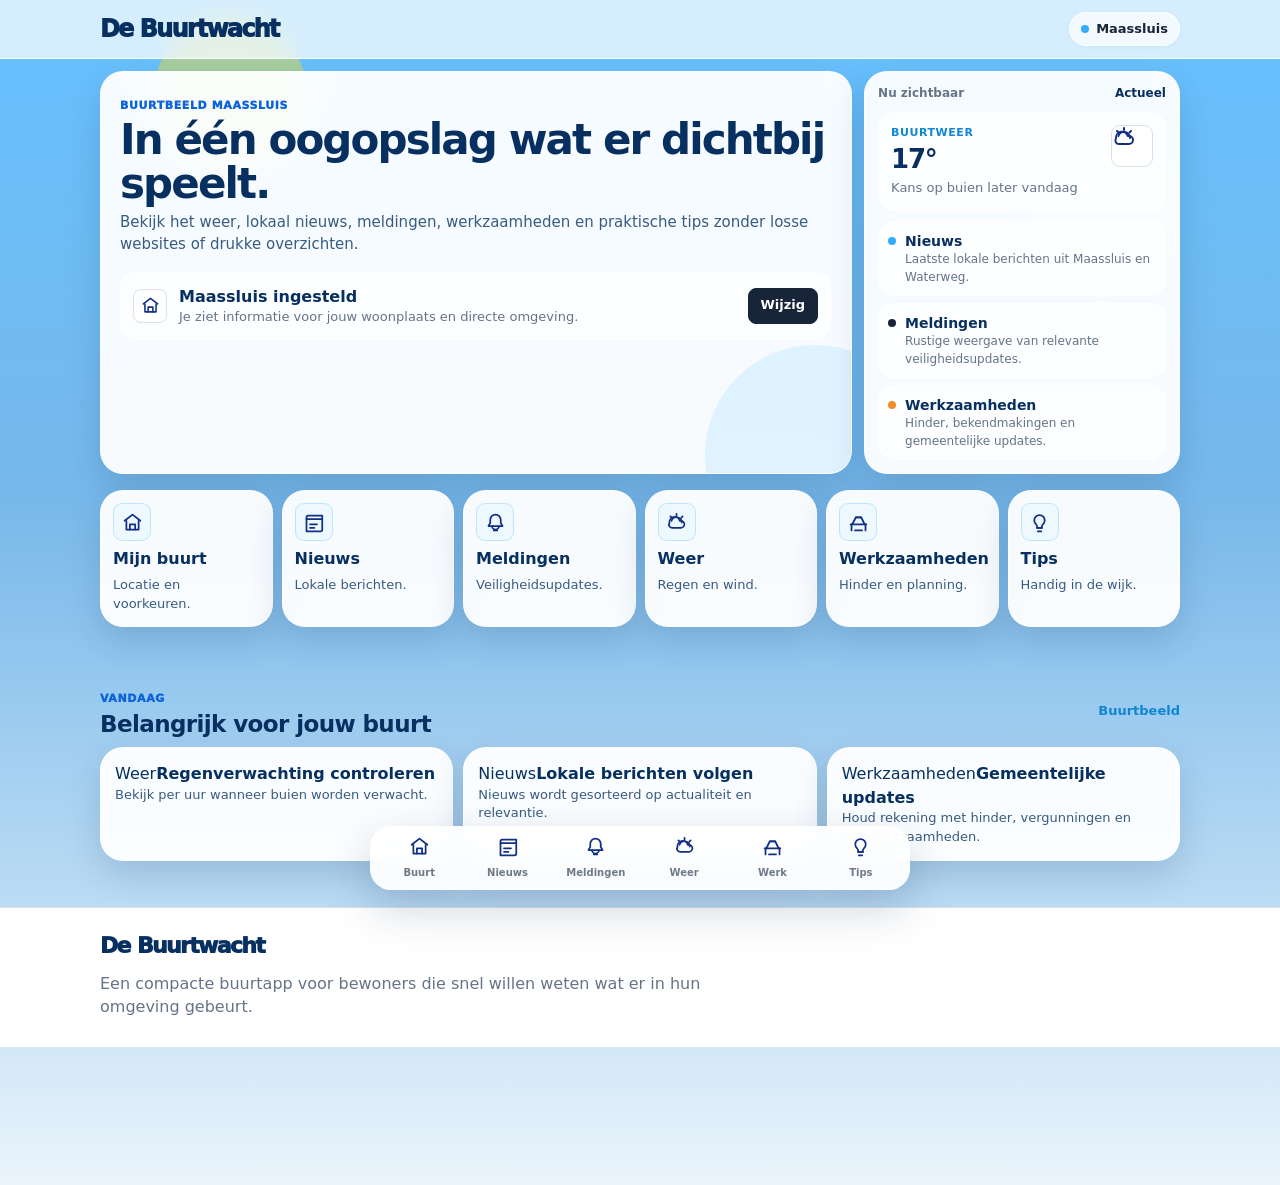
<file: index.html>
<!doctype html>
<html lang="nl">
  <head>
    <meta charset="UTF-8" />
    <meta name="viewport" content="width=device-width, initial-scale=1.0" />
    <meta name="description" content="De Buurtwacht toont weer, nieuws, meldingen, werkzaamheden en praktische informatie voor jouw buurt." />
    <title>De Buurtwacht - Actueel in jouw buurt</title>
    <link rel="stylesheet" href="styles.css?v=20260617-clean-1" />
    <link rel="stylesheet" href="clean-ui.css?v=20260617-clean-1" />
    <link rel="stylesheet" href="app-theme.css?v=20260617-app-1" />
  </head>
  <body data-page="home">
    <header class="app-header">
      <nav class="appbar" aria-label="Hoofdnavigatie">
        <a class="wordmark" href="index.html" aria-label="De Buurtwacht startpagina">
          <span class="wordmark-de">De</span>
          <span class="wordmark-name">Buurtwacht</span>
        </a>
        <a class="location-pill" href="mijnbuurt.html" aria-label="Mijn buurt instellen">
          <span class="location-dot"></span>
          Maassluis
        </a>
      </nav>
    </header>

    <main>
      <section class="app-hero page-width">
        <div class="hero-panel">
          <p class="eyebrow">Buurtbeeld Maassluis</p>
          <h1>In één oogopslag wat er dichtbij speelt.</h1>
          <p class="hero-lead">Bekijk het weer, lokaal nieuws, meldingen, werkzaamheden en praktische tips zonder losse websites of drukke overzichten.</p>
          <div class="search-card" role="search">
            <span class="search-icon icon-house" aria-hidden="true"></span>
            <div>
              <strong>Maassluis ingesteld</strong>
              <p>Je ziet informatie voor jouw woonplaats en directe omgeving.</p>
            </div>
            <a href="mijnbuurt.html">Wijzig</a>
          </div>
        </div>

        <aside class="phone-card" aria-label="Korte buurtstatus">
          <div class="phone-top">
            <span>Nu zichtbaar</span>
            <strong>Actueel</strong>
          </div>
          <div class="home-status-card">
            <div>
              <span>Buurtweer</span>
              <strong>17°</strong>
              <p>Kans op buien later vandaag</p>
            </div>
            <span class="big-icon icon-weather" aria-hidden="true"></span>
          </div>
          <div class="mini-feed">
            <article><span class="feed-dot blue"></span><div><strong>Nieuws</strong><p>Laatste lokale berichten uit Maassluis en Waterweg.</p></div></article>
            <article><span class="feed-dot navy"></span><div><strong>Meldingen</strong><p>Rustige weergave van relevante veiligheidsupdates.</p></div></article>
            <article><span class="feed-dot soft"></span><div><strong>Werkzaamheden</strong><p>Hinder, bekendmakingen en gemeentelijke updates.</p></div></article>
          </div>
        </aside>
      </section>

      <section class="quick-actions page-width" aria-label="Hoofdonderdelen">
        <a class="quick-card" href="mijnbuurt.html"><span class="feature-icon icon-house" aria-hidden="true"></span><strong>Mijn buurt</strong><p>Locatie en voorkeuren.</p></a>
        <a class="quick-card" href="buurtnieuws.html"><span class="feature-icon icon-news" aria-hidden="true"></span><strong>Nieuws</strong><p>Lokale berichten.</p></a>
        <a class="quick-card urgent" href="buurtmeldingen.html"><span class="feature-icon icon-bell" aria-hidden="true"></span><strong>Meldingen</strong><p>Veiligheidsupdates.</p></a>
        <a class="quick-card" href="buurtweer.html"><span class="feature-icon icon-weather" aria-hidden="true"></span><strong>Weer</strong><p>Regen en wind.</p></a>
        <a class="quick-card" href="buurtwerkzaamheden.html"><span class="feature-icon icon-work" aria-hidden="true"></span><strong>Werkzaamheden</strong><p>Hinder en planning.</p></a>
        <a class="quick-card" href="buurttips.html"><span class="feature-icon icon-tip" aria-hidden="true"></span><strong>Tips</strong><p>Handig in de wijk.</p></a>
      </section>

      <section class="today-section page-width" aria-labelledby="today-title">
        <div class="section-row">
          <div>
            <p class="eyebrow dark">Vandaag</p>
            <h2 id="today-title">Belangrijk voor jouw buurt</h2>
          </div>
          <a href="mijnbuurt.html">Buurtbeeld</a>
        </div>
        <div class="today-grid">
          <article class="today-card weather-card"><span>Weer</span><strong>Regenverwachting controleren</strong><p>Bekijk per uur wanneer buien worden verwacht.</p></article>
          <article class="today-card"><span>Nieuws</span><strong>Lokale berichten volgen</strong><p>Nieuws wordt gesorteerd op actualiteit en relevantie.</p></article>
          <article class="today-card"><span>Werkzaamheden</span><strong>Gemeentelijke updates</strong><p>Houd rekening met hinder, vergunningen en wegwerkzaamheden.</p></article>
        </div>
      </section>
    </main>

    <footer class="site-footer">
      <div class="page-width footer-grid">
        <a class="wordmark footer-wordmark" href="index.html"><span class="wordmark-de">De</span><span class="wordmark-name">Buurtwacht</span></a>
        <p>Een compacte buurtapp voor bewoners die snel willen weten wat er in hun omgeving gebeurt.</p>
      </div>
    </footer>

    <nav class="bottom-nav" aria-label="Hoofdmenu">
      <a href="mijnbuurt.html" data-page="mijnbuurt" aria-label="Mijn buurt"><span class="nav-icon icon-house" aria-hidden="true"></span><span>Buurt</span></a>
      <a href="buurtnieuws.html" data-page="buurtnieuws" aria-label="Buurtnieuws"><span class="nav-icon icon-news" aria-hidden="true"></span><span>Nieuws</span></a>
      <a href="buurtmeldingen.html" data-page="buurtmeldingen" aria-label="Buurtmeldingen"><span class="nav-icon icon-bell" aria-hidden="true"></span><span>Meldingen</span></a>
      <a href="buurtweer.html" data-page="buurtweer" aria-label="Buurtweer"><span class="nav-icon icon-weather" aria-hidden="true"></span><span>Weer</span></a>
      <a href="buurtwerkzaamheden.html" data-page="buurtwerkzaamheden" aria-label="Werkzaamheden"><span class="nav-icon icon-work" aria-hidden="true"></span><span>Werk</span></a>
      <a href="buurttips.html" data-page="buurttips" aria-label="Buurttips"><span class="nav-icon icon-tip" aria-hidden="true"></span><span>Tips</span></a>
    </nav>

    <script src="app.js"></script>
  </body>
</html>
</file>
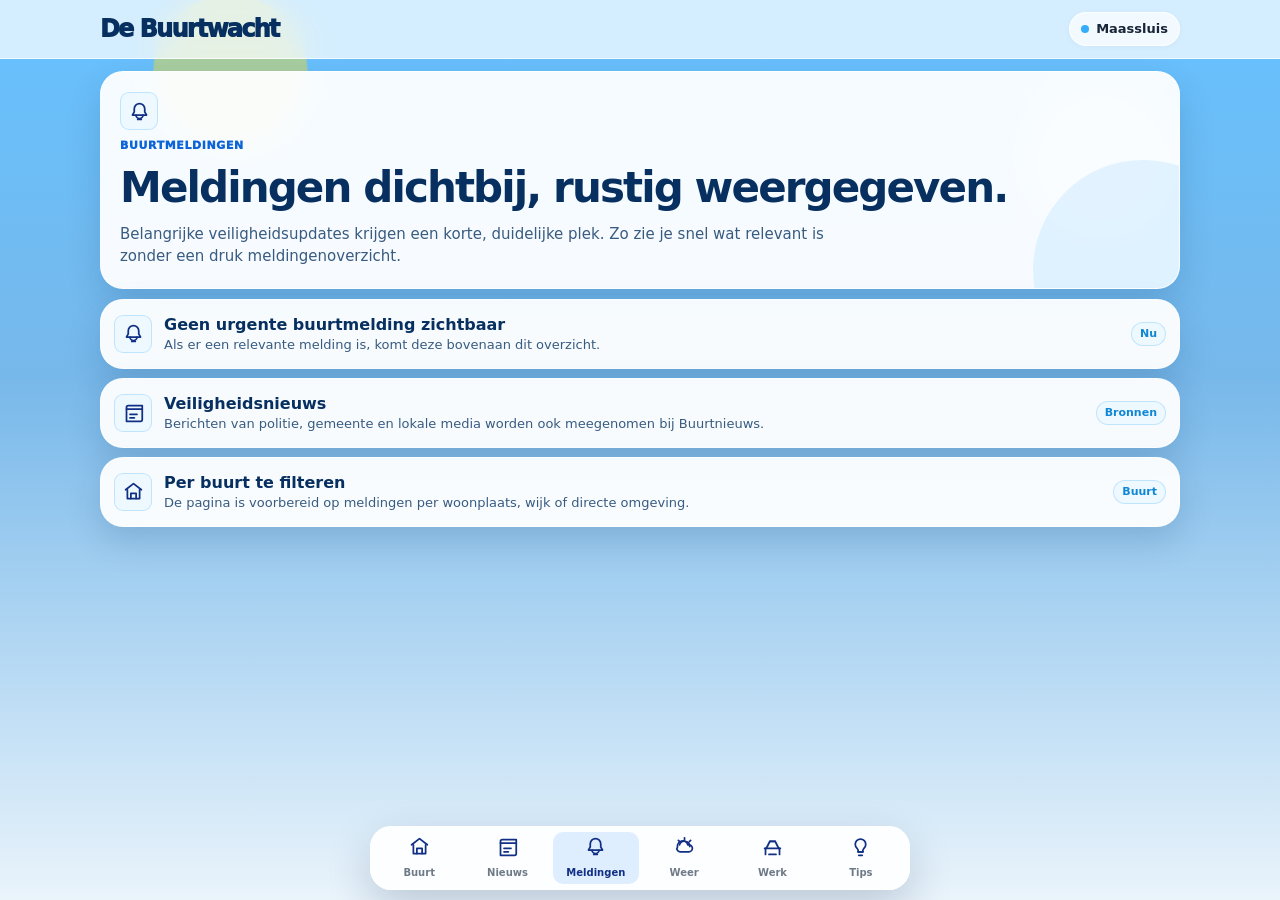
<file: buurtmeldingen.html>
<!doctype html>
<html lang="nl">
  <head>
    <meta charset="UTF-8" />
    <meta name="viewport" content="width=device-width, initial-scale=1.0" />
    <meta name="description" content="Buurtmeldingen van De Buurtwacht toont relevante veiligheidsupdates in de buurt." />
    <title>Buurtmeldingen - De Buurtwacht</title>
    <link rel="stylesheet" href="styles.css?v=20260617-clean-1" />
    <link rel="stylesheet" href="clean-ui.css?v=20260617-clean-1" />
    <link rel="stylesheet" href="app-theme.css?v=20260617-app-1" />
  </head>
  <body data-page="buurtmeldingen">
    <header class="app-header">
      <nav class="appbar" aria-label="Hoofdnavigatie">
        <a class="wordmark" href="index.html" aria-label="De Buurtwacht startpagina">
          <span class="wordmark-de">De</span>
          <span class="wordmark-name">Buurtwacht</span>
        </a>
        <a class="location-pill" href="mijnbuurt.html" aria-label="Mijn buurt instellen">
          <span class="location-dot"></span>
          Maassluis
        </a>
      </nav>
    </header>

    <main>
      <section class="page-hero page-width">
        <div class="page-panel">
          <span class="feature-icon icon-bell" aria-hidden="true"></span>
          <p class="label">Buurtmeldingen</p>
          <h1>Meldingen dichtbij, rustig weergegeven.</h1>
          <p>Belangrijke veiligheidsupdates krijgen een korte, duidelijke plek. Zo zie je snel wat relevant is zonder een druk meldingenoverzicht.</p>
        </div>
      </section>

      <section class="alert-list page-width" aria-label="Meldingenoverzicht">
        <article class="list-card">
          <span class="feature-icon icon-bell" aria-hidden="true"></span>
          <div><strong>Geen urgente buurtmelding zichtbaar</strong><p>Als er een relevante melding is, komt deze bovenaan dit overzicht.</p></div>
          <small>Nu</small>
        </article>
        <article class="list-card">
          <span class="feature-icon icon-news" aria-hidden="true"></span>
          <div><strong>Veiligheidsnieuws</strong><p>Berichten van politie, gemeente en lokale media worden ook meegenomen bij Buurtnieuws.</p></div>
          <small>Bronnen</small>
        </article>
        <article class="list-card">
          <span class="feature-icon icon-house" aria-hidden="true"></span>
          <div><strong>Per buurt te filteren</strong><p>De pagina is voorbereid op meldingen per woonplaats, wijk of directe omgeving.</p></div>
          <small>Buurt</small>
        </article>
      </section>
    </main>

    <nav class="bottom-nav" aria-label="Hoofdmenu">
      <a href="mijnbuurt.html" data-page="mijnbuurt" aria-label="Mijn buurt"><span class="nav-icon icon-house" aria-hidden="true"></span><span>Buurt</span></a>
      <a href="buurtnieuws.html" data-page="buurtnieuws" aria-label="Buurtnieuws"><span class="nav-icon icon-news" aria-hidden="true"></span><span>Nieuws</span></a>
      <a href="buurtmeldingen.html" data-page="buurtmeldingen" aria-label="Buurtmeldingen"><span class="nav-icon icon-bell" aria-hidden="true"></span><span>Meldingen</span></a>
      <a href="buurtweer.html" data-page="buurtweer" aria-label="Buurtweer"><span class="nav-icon icon-weather" aria-hidden="true"></span><span>Weer</span></a>
      <a href="buurtwerkzaamheden.html" data-page="buurtwerkzaamheden" aria-label="Werkzaamheden"><span class="nav-icon icon-work" aria-hidden="true"></span><span>Werk</span></a>
      <a href="buurttips.html" data-page="buurttips" aria-label="Buurttips"><span class="nav-icon icon-tip" aria-hidden="true"></span><span>Tips</span></a>
    </nav>
    <script src="app.js"></script>
  </body>
</html>
</file>
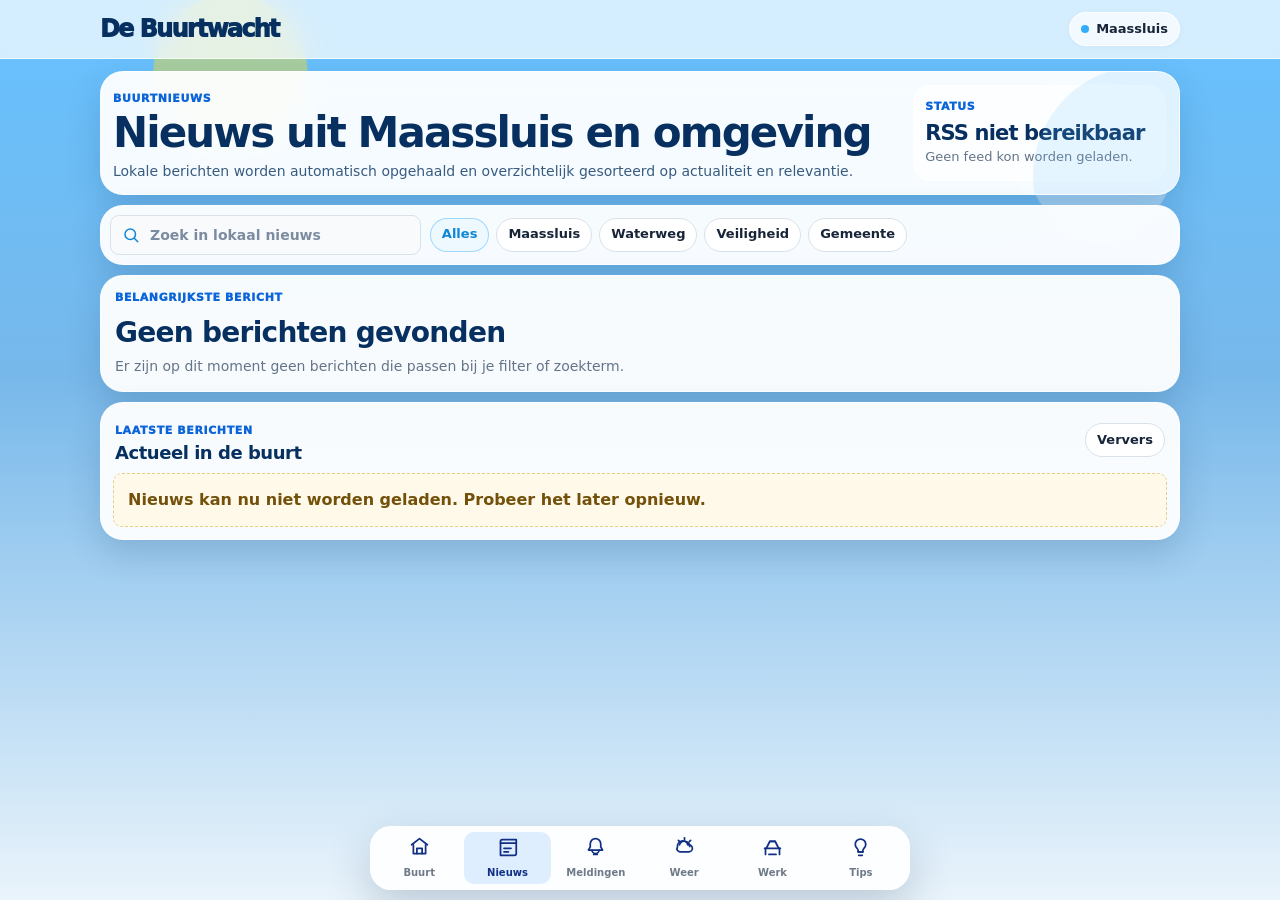
<file: buurtnieuws.html>
<!doctype html>
<html lang="nl">
  <head>
    <meta charset="UTF-8" />
    <meta name="viewport" content="width=device-width, initial-scale=1.0" />
    <meta name="description" content="Buurtnieuws van De Buurtwacht toont lokale berichten uit Maassluis en omgeving." />
    <title>Buurtnieuws - De Buurtwacht</title>
    <link rel="stylesheet" href="styles.css?v=20260617-clean-1" />
    <link rel="stylesheet" href="news.css?v=20260617-ad-1" />
    <link rel="stylesheet" href="clean-ui.css?v=20260617-clean-1" />
    <link rel="stylesheet" href="app-theme.css?v=20260617-app-1" />
  </head>
  <body data-page="buurtnieuws">
    <header class="app-header">
      <nav class="appbar" aria-label="Hoofdnavigatie">
        <a class="wordmark" href="index.html" aria-label="De Buurtwacht startpagina">
          <span class="wordmark-de">De</span>
          <span class="wordmark-name">Buurtwacht</span>
        </a>
        <a class="location-pill" href="mijnbuurt.html" aria-label="Mijn buurt instellen">
          <span class="location-dot"></span>
          Maassluis
        </a>
      </nav>
    </header>

    <main>
      <section class="news-shell page-width">
        <section class="news-hero" aria-labelledby="news-title">
          <div class="news-hero-copy">
            <p class="eyebrow dark">Buurtnieuws</p>
            <h1 id="news-title">Nieuws uit Maassluis en omgeving</h1>
            <p id="newsIntro">Lokale berichten worden automatisch opgehaald en overzichtelijk gesorteerd op actualiteit en relevantie.</p>
          </div>
          <div class="news-status-card" aria-live="polite">
            <span class="small-label">Status</span>
            <strong id="newsStatus">Nieuws laden</strong>
            <p id="newsUpdated">Berichten worden opgehaald.</p>
          </div>
        </section>

        <section class="news-tools" aria-label="Nieuws zoeken en filteren">
          <label class="news-search">
            <span class="news-search-icon" aria-hidden="true"></span>
            <input id="newsSearch" type="search" placeholder="Zoek in lokaal nieuws" autocomplete="off" />
          </label>
          <div class="news-filter-row" role="list" aria-label="Nieuwscategorieën">
            <button class="news-filter active" type="button" data-filter="all">Alles</button>
            <button class="news-filter" type="button" data-filter="maassluis">Maassluis</button>
            <button class="news-filter" type="button" data-filter="waterweg">Waterweg</button>
            <button class="news-filter" type="button" data-filter="veiligheid">Veiligheid</button>
            <button class="news-filter" type="button" data-filter="gemeente">Gemeente</button>
          </div>
        </section>

        <section class="news-dashboard" aria-label="Nieuws overzicht" style="grid-template-columns: minmax(0, 1fr);">
          <article class="news-highlight" id="topStoryCard">
            <span class="small-label">Belangrijkste bericht</span>
            <h2>Nog geen bericht beschikbaar</h2>
            <p>Zodra er nieuws binnenkomt, verschijnt het meest relevante bericht hier.</p>
          </article>
        </section>

        <section class="news-feed-section" aria-labelledby="feed-title">
          <div class="section-title-row news-section-title">
            <div>
              <span class="small-label">Laatste berichten</span>
              <h2 id="feed-title">Actueel in de buurt</h2>
            </div>
            <button id="refreshNews" type="button" class="news-refresh">Ververs</button>
          </div>

          <div id="newsList" class="news-list" aria-live="polite">
            <article class="news-item skeleton-news"><div><span></span><strong></strong><p></p></div></article>
            <article class="news-item skeleton-news"><div><span></span><strong></strong><p></p></div></article>
            <article class="news-item skeleton-news"><div><span></span><strong></strong><p></p></div></article>
          </div>
        </section>
      </section>
    </main>

    <nav class="bottom-nav" aria-label="Hoofdmenu">
      <a href="mijnbuurt.html" data-page="mijnbuurt" aria-label="Mijn buurt"><span class="nav-icon icon-house" aria-hidden="true"></span><span>Buurt</span></a>
      <a href="buurtnieuws.html" data-page="buurtnieuws" aria-label="Buurtnieuws"><span class="nav-icon icon-news" aria-hidden="true"></span><span>Nieuws</span></a>
      <a href="buurtmeldingen.html" data-page="buurtmeldingen" aria-label="Buurtmeldingen"><span class="nav-icon icon-bell" aria-hidden="true"></span><span>Meldingen</span></a>
      <a href="buurtweer.html" data-page="buurtweer" aria-label="Buurtweer"><span class="nav-icon icon-weather" aria-hidden="true"></span><span>Weer</span></a>
      <a href="buurtwerkzaamheden.html" data-page="buurtwerkzaamheden" aria-label="Werkzaamheden"><span class="nav-icon icon-work" aria-hidden="true"></span><span>Werk</span></a>
      <a href="buurttips.html" data-page="buurttips" aria-label="Buurttips"><span class="nav-icon icon-tip" aria-hidden="true"></span><span>Tips</span></a>
    </nav>

    <script src="app.js?v=20260617-clean-1"></script>
    <script src="news.js?v=20260617-rss-3"></script>
    <script>
      (() => {
        const text = (root, selector) => root.querySelector(selector)?.textContent?.replace(/\s+/g, ' ').trim() || '';
        const meta = (card) => [...card.querySelectorAll('.news-item-meta span')].map((item) => item.textContent?.replace(/\s+/g, ' ').trim()).filter(Boolean);
        const makeLocalLink = (data) => {
          const params = new URLSearchParams(data);
          return `nieuwsbericht.html?${params.toString()}`;
        };

        function isExternalNewsLink(link) {
          if (!link) return false;
          if (link.href.includes('nieuwsbericht.html')) return false;
          try {
            const parsed = new URL(link.href, window.location.href);
            return parsed.protocol === 'http:' || parsed.protocol === 'https:';
          } catch (error) {
            return false;
          }
        }

        function makeCardLink(card, link) {
          const values = meta(card);
          const feed = text(card, '.news-item-source') || text(card, '.news-tag') || 'Nieuws';
          const source = values[0] || feed;

          return makeLocalLink({
            title: text(card, 'h3') || text(card, 'h2') || 'Nieuwsbericht',
            desc: text(card, 'p'),
            source,
            feed,
            date: values.at(-1) || '',
            url: link.href,
          });
        }

        function updateLinks() {
          document.querySelectorAll('#topStoryCard, #newsList .news-item').forEach((card) => {
            const link = card.querySelector('a[href]');
            if (!isExternalNewsLink(link) || link.dataset.localPreview === '1') return;

            link.href = makeCardLink(card, link);
            link.dataset.localPreview = '1';
            link.removeAttribute('target');
            link.removeAttribute('rel');
            if (link.textContent.trim() === 'Lees bij bron') link.textContent = 'Open bericht';
          });
        }

        document.addEventListener('click', (event) => {
          const link = event.target.closest('#topStoryCard a[href], #newsList .news-item a[href]');
          if (!isExternalNewsLink(link)) return;

          const card = link.closest('#topStoryCard, .news-item');
          if (!card) return;

          event.preventDefault();
          window.location.href = makeCardLink(card, link);
        }, true);

        new MutationObserver(updateLinks).observe(document.body, { childList: true, subtree: true });
        updateLinks();
      })();
    </script>
    <script src="clean-copy.js?v=20260617-no-live-1"></script>
  </body>
</html>
</file>
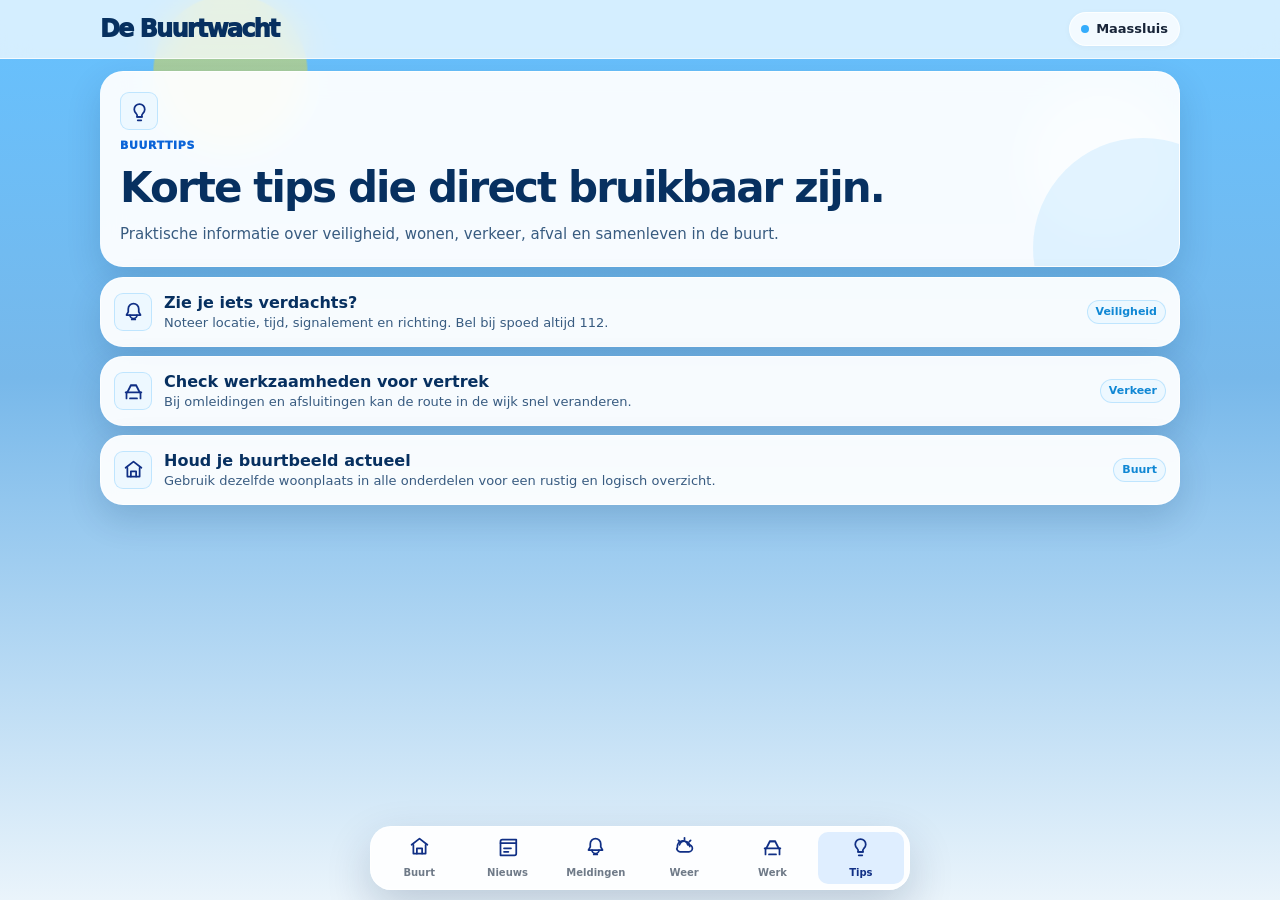
<file: buurttips.html>
<!doctype html>
<html lang="nl">
  <head>
    <meta charset="UTF-8" />
    <meta name="viewport" content="width=device-width, initial-scale=1.0" />
    <meta name="description" content="Buurttips van De Buurtwacht geeft praktische tips over wonen, veiligheid en dagelijkse zaken in de wijk." />
    <title>Buurttips - De Buurtwacht</title>
    <link rel="stylesheet" href="styles.css?v=20260617-clean-1" />
    <link rel="stylesheet" href="clean-ui.css?v=20260617-clean-1" />
    <link rel="stylesheet" href="app-theme.css?v=20260617-app-1" />
  </head>
  <body data-page="buurttips">
    <header class="app-header">
      <nav class="appbar" aria-label="Hoofdnavigatie">
        <a class="wordmark" href="index.html" aria-label="De Buurtwacht startpagina">
          <span class="wordmark-de">De</span>
          <span class="wordmark-name">Buurtwacht</span>
        </a>
        <a class="location-pill" href="mijnbuurt.html" aria-label="Mijn buurt instellen">
          <span class="location-dot"></span>
          Maassluis
        </a>
      </nav>
    </header>

    <main>
      <section class="page-hero page-width">
        <div class="page-panel">
          <span class="feature-icon icon-tip" aria-hidden="true"></span>
          <p class="label">Buurttips</p>
          <h1>Korte tips die direct bruikbaar zijn.</h1>
          <p>Praktische informatie over veiligheid, wonen, verkeer, afval en samenleven in de buurt.</p>
        </div>
      </section>

      <section class="tips-list page-width" aria-label="Praktische buurttips">
        <article class="list-card">
          <span class="feature-icon icon-bell" aria-hidden="true"></span>
          <div><strong>Zie je iets verdachts?</strong><p>Noteer locatie, tijd, signalement en richting. Bel bij spoed altijd 112.</p></div>
          <small>Veiligheid</small>
        </article>
        <article class="list-card">
          <span class="feature-icon icon-work" aria-hidden="true"></span>
          <div><strong>Check werkzaamheden voor vertrek</strong><p>Bij omleidingen en afsluitingen kan de route in de wijk snel veranderen.</p></div>
          <small>Verkeer</small>
        </article>
        <article class="list-card">
          <span class="feature-icon icon-house" aria-hidden="true"></span>
          <div><strong>Houd je buurtbeeld actueel</strong><p>Gebruik dezelfde woonplaats in alle onderdelen voor een rustig en logisch overzicht.</p></div>
          <small>Buurt</small>
        </article>
      </section>
    </main>

    <nav class="bottom-nav" aria-label="Hoofdmenu">
      <a href="mijnbuurt.html" data-page="mijnbuurt" aria-label="Mijn buurt"><span class="nav-icon icon-house" aria-hidden="true"></span><span>Buurt</span></a>
      <a href="buurtnieuws.html" data-page="buurtnieuws" aria-label="Buurtnieuws"><span class="nav-icon icon-news" aria-hidden="true"></span><span>Nieuws</span></a>
      <a href="buurtmeldingen.html" data-page="buurtmeldingen" aria-label="Buurtmeldingen"><span class="nav-icon icon-bell" aria-hidden="true"></span><span>Meldingen</span></a>
      <a href="buurtweer.html" data-page="buurtweer" aria-label="Buurtweer"><span class="nav-icon icon-weather" aria-hidden="true"></span><span>Weer</span></a>
      <a href="buurtwerkzaamheden.html" data-page="buurtwerkzaamheden" aria-label="Werkzaamheden"><span class="nav-icon icon-work" aria-hidden="true"></span><span>Werk</span></a>
      <a href="buurttips.html" data-page="buurttips" aria-label="Buurttips"><span class="nav-icon icon-tip" aria-hidden="true"></span><span>Tips</span></a>
    </nav>
    <script src="app.js"></script>
  </body>
</html>
</file>
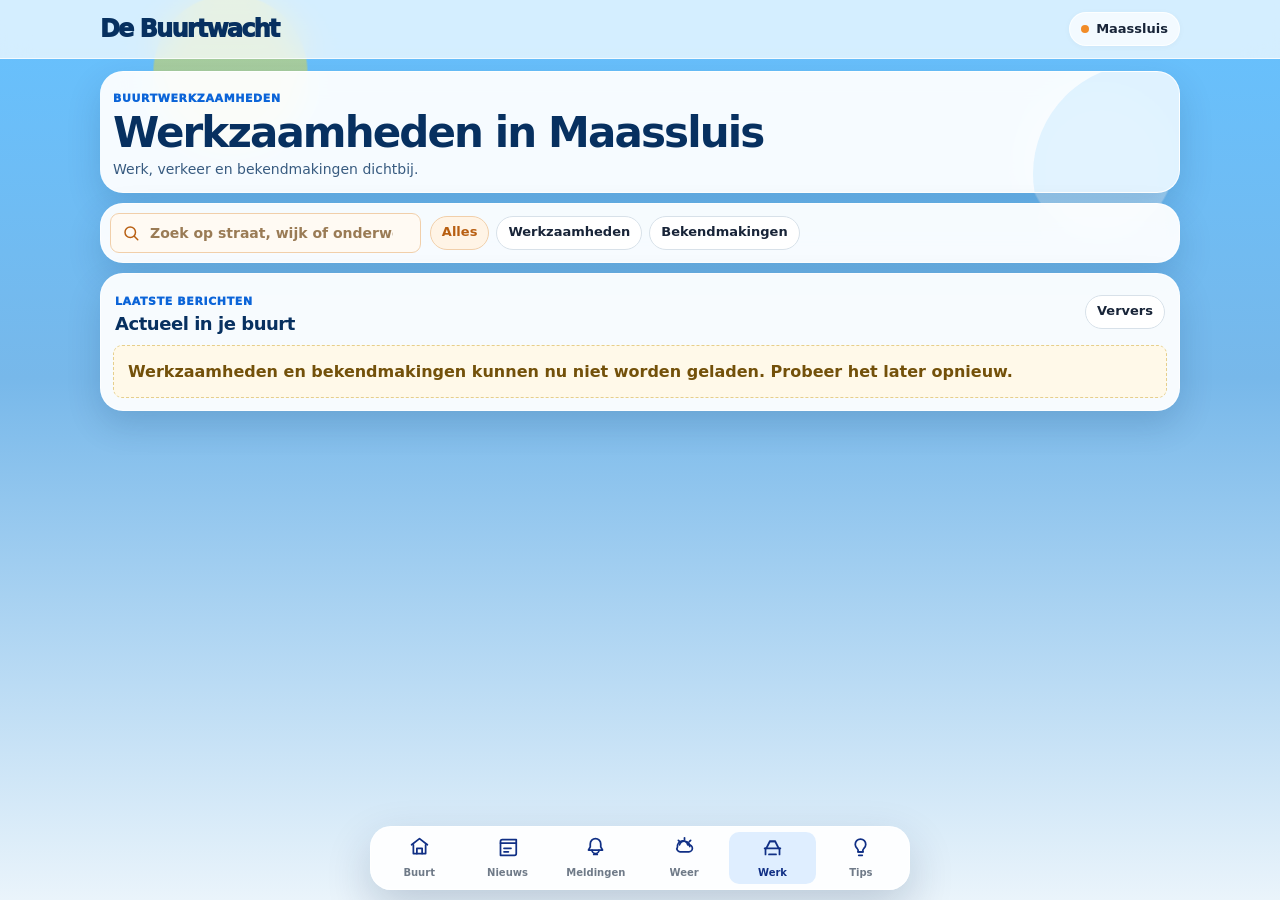
<file: buurtwerkzaamheden.html>
<!doctype html>
<html lang="nl">
  <head>
    <meta charset="UTF-8" />
    <meta name="viewport" content="width=device-width, initial-scale=1.0" />
    <meta name="description" content="Buurtwerkzaamheden van De Buurtwacht toont werkzaamheden, verkeershinder en gemeentelijke bekendmakingen voor Maassluis." />
    <title>Buurtwerkzaamheden - De Buurtwacht</title>
    <link rel="stylesheet" href="styles.css?v=20260617-clean-1" />
    <link rel="stylesheet" href="clean-ui.css?v=20260617-clean-1" />
    <link rel="stylesheet" href="app-theme.css?v=20260617-app-1" />
    <link rel="stylesheet" href="works.css?v=20260617-works-6" />
  </head>
  <body data-page="buurtwerkzaamheden">
    <header class="app-header">
      <nav class="appbar" aria-label="Hoofdnavigatie">
        <a class="wordmark" href="index.html" aria-label="De Buurtwacht startpagina">
          <span class="wordmark-de">De</span>
          <span class="wordmark-name">Buurtwacht</span>
        </a>
        <a class="location-pill work-location-pill" href="mijnbuurt.html" aria-label="Mijn buurt instellen">
          <span class="location-dot work-location-dot"></span>
          Maassluis
        </a>
      </nav>
    </header>

    <main>
      <section class="works-shell page-width">
        <section class="works-hero works-hero-simple" aria-labelledby="works-title">
          <div class="works-hero-copy">
            <p class="eyebrow dark">BuurtWerkzaamheden</p>
            <h1 id="works-title">Werkzaamheden in Maassluis</h1>
            <p>Werk, verkeer en bekendmakingen dichtbij.</p>
          </div>
        </section>

        <section class="works-tools" aria-label="Werkzaamheden zoeken en filteren">
          <label class="works-search">
            <span class="works-search-icon" aria-hidden="true"></span>
            <input id="worksSearch" type="search" placeholder="Zoek op straat, wijk of onderwerp" autocomplete="off" />
          </label>
          <div class="works-filter-row" role="list" aria-label="Werkzaamhedenfilters">
            <button class="works-filter active" type="button" data-filter="all">Alles</button>
            <button class="works-filter" type="button" data-filter="werkzaamheden">Werkzaamheden</button>
            <button class="works-filter" type="button" data-filter="bekendmakingen">Bekendmakingen</button>
          </div>
        </section>

        <section class="works-feed-section" aria-labelledby="works-feed-title">
          <div class="section-title-row works-section-title">
            <div>
              <span class="small-label">Laatste berichten</span>
              <h2 id="works-feed-title">Actueel in je buurt</h2>
            </div>
            <button id="refreshWorks" type="button" class="works-refresh">Ververs</button>
          </div>

          <div id="worksList" class="works-list" aria-live="polite">
            <article class="works-item skeleton-works"><div><span></span><strong></strong><p></p></div></article>
            <article class="works-item skeleton-works"><div><span></span><strong></strong><p></p></div></article>
            <article class="works-item skeleton-works"><div><span></span><strong></strong><p></p></div></article>
          </div>
          <nav id="worksPagination" class="works-pagination" aria-label="Pagina's met werkzaamheden"></nav>
        </section>
      </section>
    </main>

    <nav class="bottom-nav" aria-label="Hoofdmenu">
      <a href="mijnbuurt.html" data-page="mijnbuurt" aria-label="Mijn buurt"><span class="nav-icon icon-house" aria-hidden="true"></span><span>Buurt</span></a>
      <a href="buurtnieuws.html" data-page="buurtnieuws" aria-label="Buurtnieuws"><span class="nav-icon icon-news" aria-hidden="true"></span><span>Nieuws</span></a>
      <a href="buurtmeldingen.html" data-page="buurtmeldingen" aria-label="Buurtmeldingen"><span class="nav-icon icon-bell" aria-hidden="true"></span><span>Meldingen</span></a>
      <a href="buurtweer.html" data-page="buurtweer" aria-label="Buurtweer"><span class="nav-icon icon-weather" aria-hidden="true"></span><span>Weer</span></a>
      <a href="buurtwerkzaamheden.html" data-page="buurtwerkzaamheden" aria-label="Werkzaamheden"><span class="nav-icon icon-work" aria-hidden="true"></span><span>Werk</span></a>
      <a href="buurttips.html" data-page="buurttips" aria-label="Buurttips"><span class="nav-icon icon-tip" aria-hidden="true"></span><span>Tips</span></a>
    </nav>

    <script src="app.js?v=20260617-clean-1"></script>
    <script src="works.js?v=20260617-page-2"></script>
    <script src="clean-copy.js?v=20260617-no-live-1"></script>
  </body>
</html>
</file>
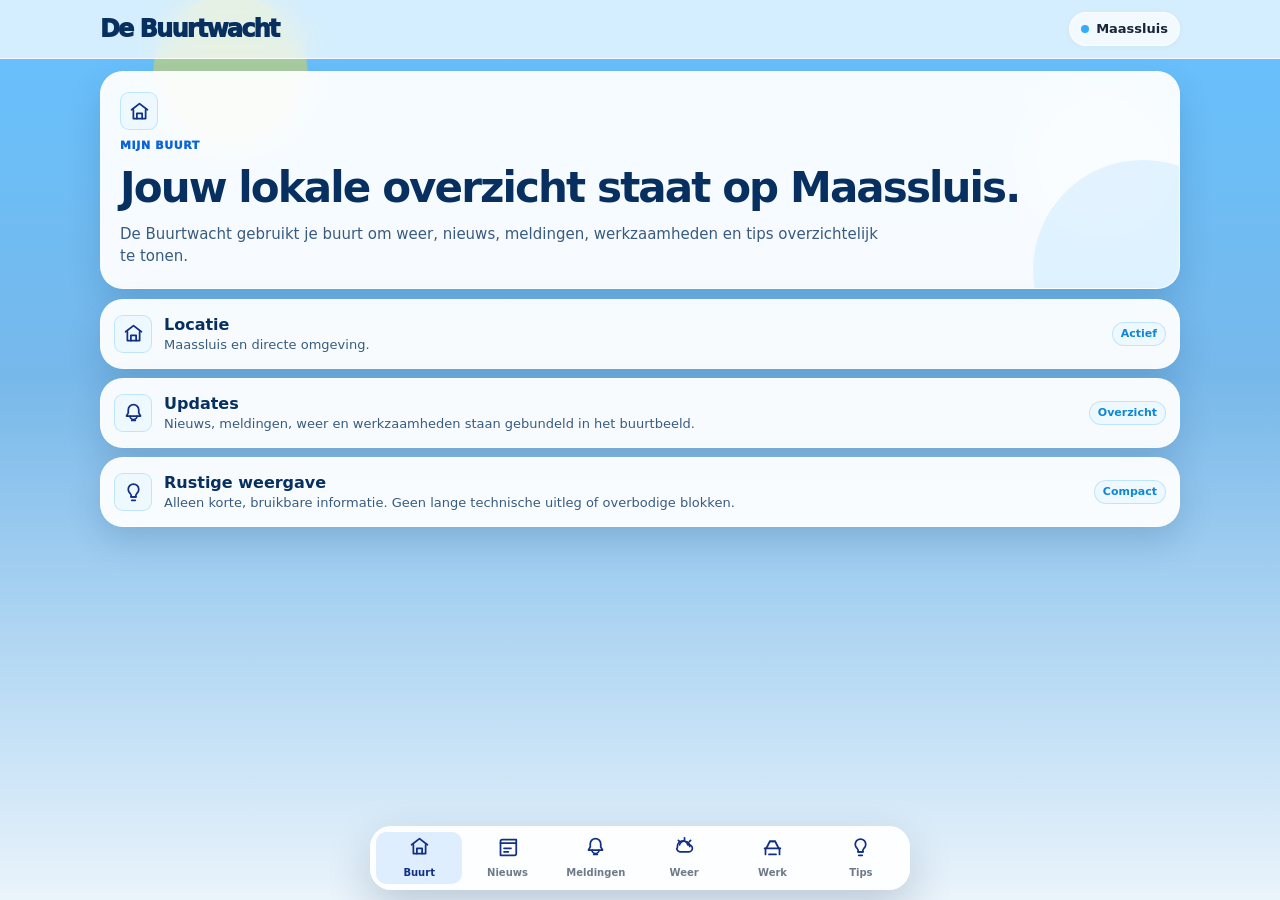
<file: mijnbuurt.html>
<!doctype html>
<html lang="nl">
  <head>
    <meta charset="UTF-8" />
    <meta name="viewport" content="width=device-width, initial-scale=1.0" />
    <meta name="description" content="Stel je buurt in voor De Buurtwacht en bekijk lokale informatie voor Maassluis." />
    <title>Mijn buurt - De Buurtwacht</title>
    <link rel="stylesheet" href="styles.css?v=20260617-clean-1" />
    <link rel="stylesheet" href="clean-ui.css?v=20260617-clean-1" />
    <link rel="stylesheet" href="app-theme.css?v=20260617-app-1" />
  </head>
  <body data-page="mijnbuurt">
    <header class="app-header">
      <nav class="appbar" aria-label="Hoofdnavigatie">
        <a class="wordmark" href="index.html" aria-label="De Buurtwacht startpagina">
          <span class="wordmark-de">De</span>
          <span class="wordmark-name">Buurtwacht</span>
        </a>
        <a class="location-pill" href="mijnbuurt.html" aria-label="Mijn buurt instellen">
          <span class="location-dot"></span>
          Maassluis
        </a>
      </nav>
    </header>

    <main>
      <section class="page-hero page-width">
        <div class="page-panel">
          <span class="feature-icon icon-house" aria-hidden="true"></span>
          <p class="label">Mijn buurt</p>
          <h1>Jouw lokale overzicht staat op Maassluis.</h1>
          <p>De Buurtwacht gebruikt je buurt om weer, nieuws, meldingen, werkzaamheden en tips overzichtelijk te tonen.</p>
        </div>
      </section>

      <section class="settings-list page-width" aria-label="Buurtinstellingen">
        <article class="list-card">
          <span class="feature-icon icon-house" aria-hidden="true"></span>
          <div><strong>Locatie</strong><p>Maassluis en directe omgeving.</p></div>
          <small>Actief</small>
        </article>
        <article class="list-card">
          <span class="feature-icon icon-bell" aria-hidden="true"></span>
          <div><strong>Updates</strong><p>Nieuws, meldingen, weer en werkzaamheden staan gebundeld in het buurtbeeld.</p></div>
          <small>Overzicht</small>
        </article>
        <article class="list-card">
          <span class="feature-icon icon-tip" aria-hidden="true"></span>
          <div><strong>Rustige weergave</strong><p>Alleen korte, bruikbare informatie. Geen lange technische uitleg of overbodige blokken.</p></div>
          <small>Compact</small>
        </article>
      </section>
    </main>

    <nav class="bottom-nav" aria-label="Hoofdmenu">
      <a href="mijnbuurt.html" data-page="mijnbuurt" aria-label="Mijn buurt"><span class="nav-icon icon-house" aria-hidden="true"></span><span>Buurt</span></a>
      <a href="buurtnieuws.html" data-page="buurtnieuws" aria-label="Buurtnieuws"><span class="nav-icon icon-news" aria-hidden="true"></span><span>Nieuws</span></a>
      <a href="buurtmeldingen.html" data-page="buurtmeldingen" aria-label="Buurtmeldingen"><span class="nav-icon icon-bell" aria-hidden="true"></span><span>Meldingen</span></a>
      <a href="buurtweer.html" data-page="buurtweer" aria-label="Buurtweer"><span class="nav-icon icon-weather" aria-hidden="true"></span><span>Weer</span></a>
      <a href="buurtwerkzaamheden.html" data-page="buurtwerkzaamheden" aria-label="Werkzaamheden"><span class="nav-icon icon-work" aria-hidden="true"></span><span>Werk</span></a>
      <a href="buurttips.html" data-page="buurttips" aria-label="Buurttips"><span class="nav-icon icon-tip" aria-hidden="true"></span><span>Tips</span></a>
    </nav>
    <script src="app.js"></script>
  </body>
</html>
</file>
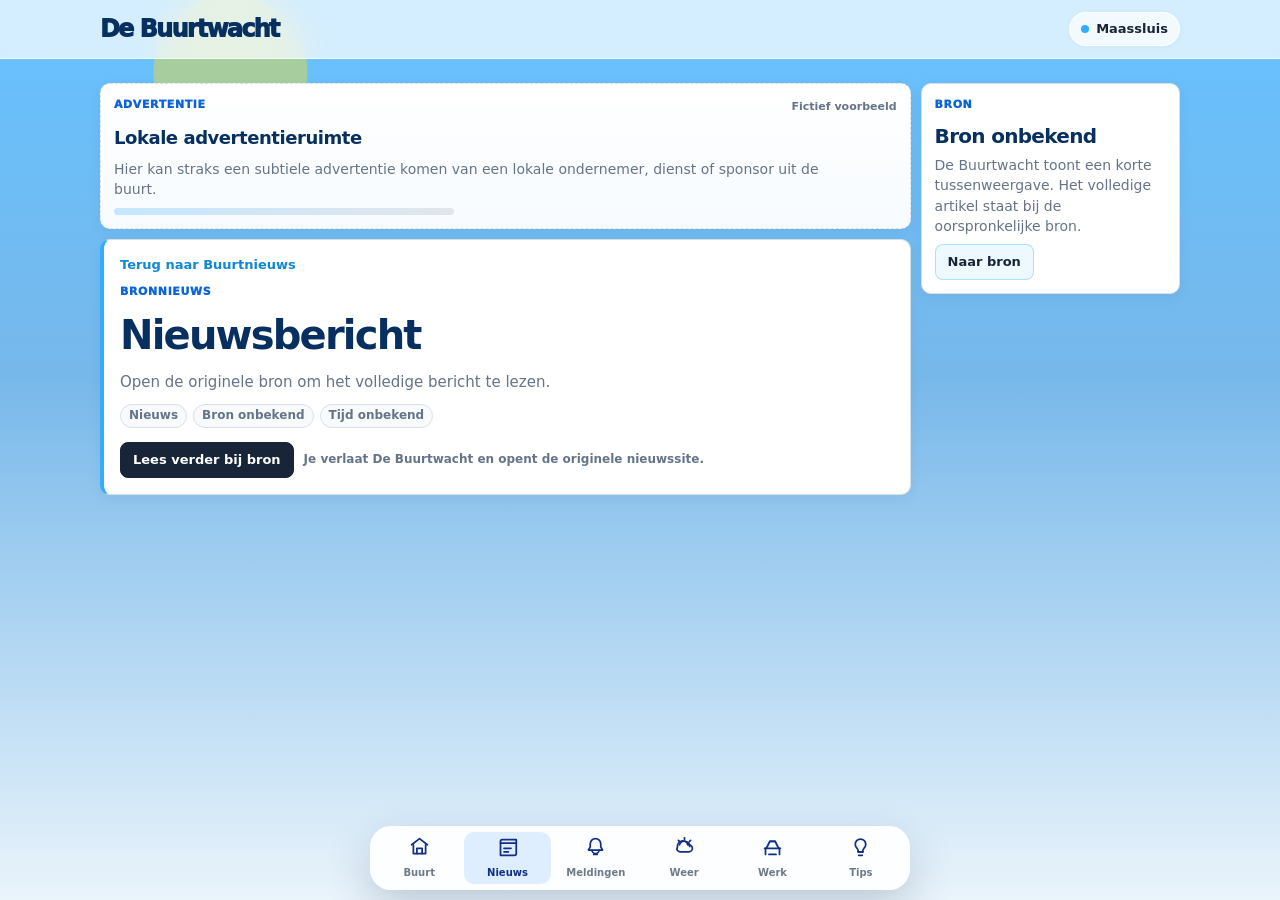
<file: nieuwsbericht.html>
<!doctype html>
<html lang="nl">
  <head>
    <meta charset="UTF-8" />
    <meta name="viewport" content="width=device-width, initial-scale=1.0" />
    <meta name="description" content="Bekijk een korte samenvatting van een lokaal nieuwsbericht voordat je verdergaat naar de bron." />
    <title>Nieuwsbericht - De Buurtwacht</title>
    <link rel="stylesheet" href="styles.css?v=20260617-clean-1" />
    <link rel="stylesheet" href="news.css?v=20260617-ad-1" />
    <link rel="stylesheet" href="clean-ui.css?v=20260617-clean-1" />
    <link rel="stylesheet" href="app-theme.css?v=20260617-app-1" />
  </head>
  <body data-page="buurtnieuws" class="news-article-body">
    <header class="app-header">
      <nav class="appbar" aria-label="Hoofdnavigatie">
        <a class="wordmark" href="index.html" aria-label="De Buurtwacht startpagina">
          <span class="wordmark-de">De</span>
          <span class="wordmark-name">Buurtwacht</span>
        </a>
        <a class="location-pill" href="mijnbuurt.html" aria-label="Mijn buurt instellen">
          <span class="location-dot"></span>
          Maassluis
        </a>
      </nav>
    </header>

    <main>
      <section class="article-gate page-width" aria-labelledby="articleTitle">
        <div class="article-gate-main">
          <aside class="article-ad-card" aria-label="Advertentie">
            <div class="ad-label-row">
              <span class="small-label">Advertentie</span>
              <span>Fictief voorbeeld</span>
            </div>
            <strong>Lokale advertentieruimte</strong>
            <p>Hier kan straks een subtiele advertentie komen van een lokale ondernemer, dienst of sponsor uit de buurt.</p>
            <div class="ad-placeholder-line"></div>
          </aside>

          <article class="article-preview-card">
            <a class="back-link" href="buurtnieuws.html">Terug naar Buurtnieuws</a>
            <span class="small-label">Bronnieuws</span>
            <h1 id="articleTitle">Nieuwsbericht laden</h1>
            <p id="articleDescription">We halen de korte samenvatting van dit bericht op.</p>

            <div class="article-meta-row" aria-label="Berichtgegevens">
              <span id="articleFeed">Nieuws</span>
              <span id="articleSource">Bron onbekend</span>
              <span id="articleDate">Tijd onbekend</span>
            </div>

            <div class="article-actions">
              <a id="sourceLink" class="source-button" href="buurtnieuws.html" target="_blank" rel="noopener noreferrer">Lees verder bij bron</a>
              <small>Je verlaat De Buurtwacht en opent de originele nieuwssite.</small>
            </div>
          </article>
        </div>

        <aside class="source-info-card" aria-label="Broninformatie">
          <span class="small-label">Bron</span>
          <strong id="sourceName">Nieuwsbron</strong>
          <p>De Buurtwacht toont een korte tussenweergave. Het volledige artikel staat bij de oorspronkelijke bron.</p>
          <a id="compactSourceLink" href="buurtnieuws.html" target="_blank" rel="noopener noreferrer">Naar bron</a>
        </aside>
      </section>
    </main>

    <nav class="bottom-nav" aria-label="Hoofdmenu">
      <a href="mijnbuurt.html" data-page="mijnbuurt" aria-label="Mijn buurt"><span class="nav-icon icon-house" aria-hidden="true"></span><span>Buurt</span></a>
      <a href="buurtnieuws.html" data-page="buurtnieuws" aria-label="Buurtnieuws"><span class="nav-icon icon-news" aria-hidden="true"></span><span>Nieuws</span></a>
      <a href="buurtmeldingen.html" data-page="buurtmeldingen" aria-label="Buurtmeldingen"><span class="nav-icon icon-bell" aria-hidden="true"></span><span>Meldingen</span></a>
      <a href="buurtweer.html" data-page="buurtweer" aria-label="Buurtweer"><span class="nav-icon icon-weather" aria-hidden="true"></span><span>Weer</span></a>
      <a href="buurtwerkzaamheden.html" data-page="buurtwerkzaamheden" aria-label="Werkzaamheden"><span class="nav-icon icon-work" aria-hidden="true"></span><span>Werk</span></a>
      <a href="buurttips.html" data-page="buurttips" aria-label="Buurttips"><span class="nav-icon icon-tip" aria-hidden="true"></span><span>Tips</span></a>
    </nav>

    <script src="app.js?v=20260617-clean-1"></script>
    <script>
      (function () {
        const params = new URLSearchParams(window.location.search);
        const fallbackUrl = 'buurtnieuws.html';
        const rawUrl = params.get('url') || fallbackUrl;

        function getSafeUrl(value) {
          try {
            const parsed = new URL(value, window.location.href);
            if (parsed.protocol === 'http:' || parsed.protocol === 'https:') return parsed.href;
          } catch (error) {
            return fallbackUrl;
          }

          return fallbackUrl;
        }

        function formatDate(value) {
          if (!value) return 'Tijd onbekend';
          const date = new Date(value);
          if (Number.isNaN(date.getTime())) return 'Tijd onbekend';

          return date.toLocaleDateString('nl-NL', {
            weekday: 'short',
            day: 'numeric',
            month: 'short',
            hour: '2-digit',
            minute: '2-digit',
          });
        }

        function setText(selector, value) {
          const element = document.querySelector(selector);
          if (element) element.textContent = value;
        }

        const targetUrl = getSafeUrl(rawUrl);
        const title = params.get('title') || 'Nieuwsbericht';
        const description = params.get('desc') || 'Open de originele bron om het volledige bericht te lezen.';
        const source = params.get('source') || 'Bron onbekend';
        const feed = params.get('feed') || 'Nieuws';
        const date = formatDate(params.get('date'));

        setText('#articleTitle', title);
        setText('#articleDescription', description);
        setText('#articleFeed', feed);
        setText('#articleSource', source);
        setText('#articleDate', date);
        setText('#sourceName', source);

        ['#sourceLink', '#compactSourceLink'].forEach((selector) => {
          const link = document.querySelector(selector);
          if (!link) return;
          link.href = targetUrl;
          if (targetUrl === fallbackUrl) {
            link.removeAttribute('target');
            link.removeAttribute('rel');
            link.textContent = 'Terug naar nieuws';
          }
        });
      })();
    </script>
  </body>
</html>
</file>
<file: styles.css>
:root {
  color-scheme: light;
  --blue: #34acfc;
  --blue-dark: #0f87d4;
  --blue-soft: #e8f6ff;
  --navy: #182438;
  --ink: #121820;
  --muted: #607083;
  --line: #d7e0e8;
  --line-dark: #bfccd8;
  --panel: #ffffff;
  --bg: #f2f5f8;
  --shadow: 0 8px 22px rgba(24, 36, 56, 0.07);
  --radius: 12px;
  --icon-house: url("data:image/svg+xml,%3Csvg xmlns='http://www.w3.org/2000/svg' viewBox='0 0 24 24' fill='none' stroke='black' stroke-width='2' stroke-linecap='round' stroke-linejoin='round'%3E%3Cpath d='m3 10 9-7 9 7'/%3E%3Cpath d='M5 10v10h14V10'/%3E%3Cpath d='M9 20v-6h6v6'/%3E%3C/svg%3E");
  --icon-news: url("data:image/svg+xml,%3Csvg xmlns='http://www.w3.org/2000/svg' viewBox='0 0 24 24' fill='none' stroke='black' stroke-width='2' stroke-linecap='round' stroke-linejoin='round'%3E%3Cpath d='M4 22h16a2 2 0 0 0 2-2V4H6a2 2 0 0 0-2 2v16Z'/%3E%3Cpath d='M4 8h18'/%3E%3Cpath d='M8 14h8'/%3E%3Cpath d='M8 18h5'/%3E%3C/svg%3E");
  --icon-bell: url("data:image/svg+xml,%3Csvg xmlns='http://www.w3.org/2000/svg' viewBox='0 0 24 24' fill='none' stroke='black' stroke-width='2' stroke-linecap='round' stroke-linejoin='round'%3E%3Cpath d='M10 21h4'/%3E%3Cpath d='M12 3a6 6 0 0 0-6 6v3.5L4 16h16l-2-3.5V9a6 6 0 0 0-6-6Z'/%3E%3Cpath d='M8 16a4 4 0 0 0 8 0'/%3E%3C/svg%3E");
  --icon-weather: url("data:image/svg+xml,%3Csvg xmlns='http://www.w3.org/2000/svg' viewBox='0 0 24 24' fill='none' stroke='black' stroke-width='2' stroke-linecap='round' stroke-linejoin='round'%3E%3Cpath d='M12 2v2'/%3E%3Cpath d='M5 5l1.5 1.5'/%3E%3Cpath d='M19 5l-1.5 1.5'/%3E%3Cpath d='M18 12a6 6 0 0 0-11.7-1.9'/%3E%3Cpath d='M7 18h10a4 4 0 0 0 0-8h-1.3A6 6 0 0 0 4 12.5 3.5 3.5 0 0 0 7 18Z'/%3E%3C/svg%3E");
  --icon-work: url("data:image/svg+xml,%3Csvg xmlns='http://www.w3.org/2000/svg' viewBox='0 0 24 24' fill='none' stroke='black' stroke-width='2' stroke-linecap='round' stroke-linejoin='round'%3E%3Cpath d='M4 21v-7'/%3E%3Cpath d='M20 21v-7'/%3E%3Cpath d='M3 14h18'/%3E%3Cpath d='M5 14l4-8h6l4 8'/%3E%3Cpath d='M9 6h6'/%3E%3Cpath d='M8 21h8'/%3E%3C/svg%3E");
  --icon-tip: url("data:image/svg+xml,%3Csvg xmlns='http://www.w3.org/2000/svg' viewBox='0 0 24 24' fill='none' stroke='black' stroke-width='2' stroke-linecap='round' stroke-linejoin='round'%3E%3Cpath d='M9 18h6'/%3E%3Cpath d='M10 22h4'/%3E%3Cpath d='M8 14a6 6 0 1 1 8 0c-1 1-1.5 2-1.5 4h-5c0-2-.5-3-1.5-4Z'/%3E%3C/svg%3E");
}

* { box-sizing: border-box; }
html { width: 100%; overflow-x: hidden; scroll-behavior: smooth; }
body {
  width: 100%;
  min-width: 0;
  margin: 0;
  min-height: 100vh;
  overflow-x: hidden;
  padding-bottom: 82px;
  color: var(--ink);
  background: var(--bg);
  font-family: Inter, ui-sans-serif, system-ui, -apple-system, BlinkMacSystemFont, "Segoe UI", Arial, sans-serif;
  line-height: 1.45;
}
main { width: 100%; overflow-x: hidden; }
a { color: inherit; text-decoration: none; }
h1, h2, h3, p { margin-top: 0; }
h1 { margin-bottom: 6px; font-size: clamp(28px, 4.2vw, 44px); line-height: 1.05; letter-spacing: -.04em; }
h2 { margin-bottom: 0; font-size: clamp(18px, 2.2vw, 24px); line-height: 1.15; letter-spacing: -.025em; }
p { margin-bottom: 0; }
button { font: inherit; }
.page-width { width: min(1100px, calc(100vw - 28px)); max-width: 100%; margin-inline: auto; }

.app-header, .site-header {
  position: sticky;
  top: 0;
  z-index: 50;
  width: 100%;
  max-width: 100vw;
  background: #fff;
  border-bottom: 1px solid var(--line);
}
.appbar, .navbar {
  width: min(1100px, calc(100vw - 28px));
  max-width: 100%;
  min-height: 58px;
  display: flex;
  align-items: center;
  justify-content: space-between;
  gap: 12px;
  margin: 0 auto;
}
.wordmark, .brand { display: inline-flex; align-items: baseline; gap: 7px; min-width: max-content; }
.wordmark-de { color: var(--blue); font-size: 24px; font-weight: 950; letter-spacing: -.075em; }
.wordmark-name { color: var(--navy); font-size: 24px; font-weight: 950; letter-spacing: -.075em; }
.brand-mark { display: grid; place-items: center; width: 38px; height: 38px; color: #fff; background: var(--blue); border-radius: 9px; font-size: 13px; font-weight: 950; }
.brand strong { display: block; color: var(--navy); font-size: 18px; letter-spacing: -.04em; }
.brand small { display: block; color: var(--muted); font-size: 11px; font-weight: 700; }
.location-pill, .header-action {
  display: inline-flex;
  align-items: center;
  gap: 7px;
  min-height: 34px;
  padding: 0 11px;
  color: var(--navy);
  background: #f8fafc;
  border: 1px solid var(--line);
  border-radius: 999px;
  font-size: 13px;
  font-weight: 750;
}
.location-dot { width: 8px; height: 8px; background: var(--blue); border-radius: 50%; }

/* Algemene pagina's blijven bruikbaar, maar zonder SaaS-achtige uitstraling. */
.app-hero, .hero-grid { display: grid; grid-template-columns: minmax(0, 1.2fr) minmax(310px, .8fr); gap: 14px; padding: 20px 0 16px; }
.hero-panel, .hero-copy, .phone-card, .page-panel, .today-card, .info-card, .quick-card, .feature-card {
  background: #fff;
  border: 1px solid var(--line);
  border-radius: var(--radius);
  box-shadow: var(--shadow);
}
.hero-panel, .hero-copy { min-height: 360px; padding: 28px; color: #fff; background: #1c2b40; }
.eyebrow, .label { margin-bottom: 6px; color: var(--blue-dark); font-size: 11px; font-weight: 850; letter-spacing: .08em; text-transform: uppercase; }
.hero-panel .eyebrow, .hero-copy .label { color: rgba(255,255,255,.75); }
.hero-lead, .hero-text { max-width: 680px; color: rgba(255,255,255,.82); font-size: 16px; }
.hero-actions, .quick-actions { display: grid; grid-template-columns: repeat(6, minmax(0, 1fr)); gap: 10px; }
.button { display: inline-flex; align-items: center; justify-content: center; min-height: 40px; padding: 0 14px; border-radius: 8px; font-weight: 800; }
.button.primary { color: var(--navy); background: #fff; }
.button.secondary { color: #fff; border: 1px solid rgba(255,255,255,.32); }
.quick-actions { padding: 10px 0 22px; }
.quick-card { min-height: 132px; padding: 14px; display: flex; flex-direction: column; gap: 7px; }
.quick-card strong, .feature-card strong, .today-card strong, .info-card strong { color: var(--navy); }
.quick-card p, .feature-card p, .today-card p, .info-card p { color: var(--muted); font-size: 13px; }
.today-section, .content-grid, .feature-grid { padding: 16px 0 44px; }
.today-grid, .content-grid, .feature-grid { display: grid; grid-template-columns: repeat(3, minmax(0, 1fr)); gap: 12px; }
.today-card, .info-card, .feature-card, .page-panel { padding: 16px; }
.feature-card { min-height: 170px; display: flex; flex-direction: column; gap: 8px; }
.section-heading-center { grid-column: 1 / -1; max-width: 720px; margin: 0 auto 8px; text-align: center; }
.section-heading-center p:not(.label) { color: var(--muted); }
.page-hero { padding: 24px 0 12px; }

/* Buurtweer: praktische, compacte productie-UI. */
.weather-shell { max-width: 100%; padding: 12px 0 42px; }
.weather-toolbar {
  display: flex;
  align-items: flex-end;
  justify-content: space-between;
  gap: 12px;
  margin-bottom: 10px;
}
.weather-toolbar p { max-width: 680px; color: var(--muted); font-size: 14px; }
.update-label {
  flex: 0 0 auto;
  display: inline-flex;
  min-height: 30px;
  align-items: center;
  padding: 0 10px;
  color: #49596b;
  background: #fff;
  border: 1px solid var(--line);
  border-radius: 7px;
  font-size: 12px;
  font-weight: 750;
}
.weather-hero {
  display: grid;
  grid-template-columns: minmax(0, 1fr) auto;
  gap: 12px 14px;
  align-items: center;
  margin-bottom: 10px;
  padding: 14px;
  background: #fff;
  border: 1px solid var(--line-dark);
  border-radius: 10px;
  box-shadow: 0 6px 18px rgba(24,36,56,.05);
}
.weather-hero-main { display: flex; align-items: center; gap: 13px; min-width: 0; }
.weather-hero-copy { min-width: 0; }
.weather-hero-main strong {
  display: block;
  margin-bottom: 2px;
  color: var(--navy);
  font-size: clamp(25px, 4vw, 39px);
  line-height: 1;
  letter-spacing: -.05em;
}
.weather-hero-main p { color: var(--muted); font-size: 14px; }
.weather-temp-block {
  display: grid;
  justify-items: end;
  gap: 2px;
  padding-left: 16px;
  border-left: 1px solid var(--line);
}
.weather-temp-block strong {
  color: var(--navy);
  font-size: clamp(41px, 7vw, 60px);
  line-height: .9;
  letter-spacing: -.07em;
}
.weather-temp-block span { color: var(--muted); font-size: 13px; font-weight: 800; }
.hero-facts {
  grid-column: 1 / -1;
  display: grid;
  grid-template-columns: repeat(4, minmax(0, 1fr));
  gap: 7px;
  width: 100%;
  min-width: 0;
}
.hero-facts span {
  min-width: 0;
  padding: 8px 9px;
  background: #f6fbff;
  border: 1px solid #d9eaf6;
  border-radius: 8px;
}
.hero-facts b {
  display: block;
  overflow: hidden;
  color: var(--navy);
  font-size: 17px;
  line-height: 1.05;
  text-overflow: ellipsis;
  white-space: nowrap;
}
.hero-facts small {
  display: block;
  overflow: hidden;
  margin-top: 2px;
  color: var(--muted);
  font-size: 11px;
  font-weight: 800;
  text-overflow: ellipsis;
  white-space: nowrap;
}
.metric-card, .map-card, .plain-panel, .compact-card, .practical-panel {
  background: #fff;
  border: 1px solid var(--line);
  border-radius: 10px;
  box-shadow: 0 5px 16px rgba(24, 36, 56, 0.045);
}
.timeline-section { max-width: 100%; overflow: hidden; padding: 12px; margin-bottom: 10px; }
.card-header-row {
  display: flex;
  align-items: center;
  justify-content: space-between;
  gap: 12px;
  min-width: 0;
  margin-bottom: 10px;
}
.card-header-row.compact { margin-bottom: 8px; }
.card-header-row small, .section-status {
  color: var(--muted);
  font-size: 12px;
  font-weight: 800;
}
.card-header-row button {
  min-height: 32px;
  padding: 0 10px;
  color: var(--navy);
  background: #f4f8fb;
  border: 1px solid var(--line);
  border-radius: 7px;
  font-size: 12px;
  font-weight: 800;
  cursor: pointer;
}
.forecast-timeline {
  display: flex;
  max-width: 100%;
  gap: 8px;
  overflow-x: auto;
  overflow-y: hidden;
  padding: 2px 0 6px;
  scrollbar-width: thin;
  -webkit-overflow-scrolling: touch;
}
.timeline-item {
  position: relative;
  flex: 0 0 86px;
  min-height: 116px;
  display: grid;
  grid-template-rows: auto 1fr auto auto;
  justify-items: center;
  align-items: center;
  gap: 4px;
  overflow: hidden;
  padding: 9px 8px;
  background: #f9fbfd;
  border: 1px solid var(--line);
  border-radius: 9px;
}
.timeline-item.active { background: #eef8ff; border-color: rgba(52,172,252,.48); }
.timeline-item span { color: var(--muted); font-size: 12px; font-weight: 850; }
.timeline-item strong { color: var(--navy); font-size: 20px; letter-spacing: -.04em; }
.timeline-item small { color: var(--blue-dark); font-size: 12px; font-weight: 900; }
.timeline-item i {
  position: absolute;
  right: 0;
  bottom: 0;
  width: 4px;
  min-height: 4px;
  background: var(--blue);
  opacity: .6;
}
.timeline-item.loading { color: var(--muted); }
.small-label, .metric-card span:not(.metric-icon), .plain-panel span, .card-header-row span, .section-title-row span {
  display: inline-flex;
  margin-bottom: 4px;
  color: var(--blue-dark);
  font-size: 11px;
  font-weight: 850;
  letter-spacing: .06em;
  text-transform: uppercase;
}
.rain-section { max-width: 100%; overflow: hidden; padding: 12px; margin-bottom: 10px; }
.rain-header-row { align-items: flex-start; }
.rain-bars {
  display: grid;
  grid-template-columns: repeat(8, minmax(0, 1fr));
  gap: 8px;
  height: 132px;
  max-width: 100%;
  align-items: end;
  padding-top: 4px;
}
.rain-bars div { display: grid; grid-template-rows: auto 1fr auto; gap: 5px; height: 100%; min-width: 0; }
.rain-bars span {
  align-self: end;
  display: block;
  min-height: 6px;
  background: linear-gradient(180deg, #176fa8, var(--blue));
  border-radius: 5px 5px 2px 2px;
}
.rain-bars small { color: var(--muted); font-size: 11px; font-weight: 700; text-align: center; }
.rain-bars .rain-percent { color: var(--blue-dark); font-size: 10px; font-weight: 900; }
.weather-layout {
  display: grid;
  grid-template-columns: minmax(0, 1.25fr) minmax(280px, .75fr);
  gap: 10px;
  max-width: 100%;
  margin-bottom: 10px;
}
.map-card { min-width: 0; padding: 12px; }
.weather-map {
  width: 100%;
  height: 285px;
  overflow: hidden;
  border: 1px solid var(--line-dark);
  border-radius: 8px;
  background: #dde8ef;
}
.leaflet-container { font: inherit; }
.leaflet-control-attribution { font-size: 10px; }
.map-note {
  display: flex;
  justify-content: space-between;
  gap: 12px;
  margin-top: 8px;
  color: var(--muted);
  font-size: 12px;
}
.side-stack { display: grid; min-width: 0; gap: 10px; align-content: start; }
.plain-panel { min-width: 0; padding: 14px; }
.plain-panel strong { display: block; margin-bottom: 6px; color: var(--navy); font-size: 19px; letter-spacing: -.025em; }
.plain-panel p { color: var(--muted); font-size: 14px; }
.compact-card { min-width: 0; padding: 12px; margin-bottom: 10px; }
.api-notice {
  margin-top: 9px;
  padding: 9px 10px;
  color: #73510a;
  background: #fff9e9;
  border: 1px solid #e6cf8c;
  border-radius: 8px;
  font-size: 13px;
  font-weight: 700;
}
.daily-list { display: grid; gap: 0; border: 1px solid var(--line); border-radius: 8px; overflow: hidden; }
.daily-list article {
  display: grid;
  grid-template-columns: 1fr 40px auto minmax(120px, 1.2fr);
  gap: 10px;
  align-items: center;
  min-width: 0;
  padding: 10px 12px;
  background: #fff;
  border-bottom: 1px solid var(--line);
}
.daily-list article:last-child { border-bottom: 0; }
.daily-list span:first-child { color: var(--navy); font-weight: 850; }
.daily-icon { display: grid; place-items: center; }
.daily-list strong { color: var(--blue-dark); white-space: nowrap; }
.daily-list p { min-width: 0; color: var(--muted); font-size: 13px; }
.weather-detail-section { display: grid; gap: 10px; max-width: 100%; margin-top: 10px; }
.section-title-row { margin: 2px 2px 0; }
.section-title-row h2 { font-size: 18px; }
.current-strip {
  display: grid;
  grid-template-columns: repeat(4, minmax(0, 1fr));
  gap: 10px;
  margin-bottom: 0;
}
.metric-card {
  display: flex;
  align-items: center;
  gap: 11px;
  min-height: 78px;
  min-width: 0;
  padding: 12px;
}
.metric-card strong { display: block; color: var(--navy); font-size: 23px; line-height: 1.05; letter-spacing: -.04em; }
.metric-card small { display: block; color: var(--muted); font-size: 12px; font-weight: 700; }
.metric-icon {
  flex: 0 0 auto;
  display: grid;
  place-items: center;
  width: 36px;
  height: 36px;
  color: var(--blue-dark);
  background: #eef8ff;
  border: 1px solid rgba(52,172,252,.28);
  border-radius: 9px;
}
.metric-icon::before {
  content: "";
  display: block;
  width: 20px;
  height: 20px;
  background: currentColor;
  -webkit-mask: var(--metric-icon) center / contain no-repeat;
  mask: var(--metric-icon) center / contain no-repeat;
}
.icon-rain { --metric-icon: url("data:image/svg+xml,%3Csvg xmlns='http://www.w3.org/2000/svg' viewBox='0 0 24 24' fill='none' stroke='black' stroke-width='2' stroke-linecap='round' stroke-linejoin='round'%3E%3Cpath d='M7 15h10a4 4 0 0 0 .4-8A6 6 0 0 0 6.1 8.5 3.5 3.5 0 0 0 7 15Z'/%3E%3Cpath d='M8 19l-.8 2M12 19l-.8 2M16 19l-.8 2'/%3E%3C/svg%3E"); }
.icon-wind { --metric-icon: url("data:image/svg+xml,%3Csvg xmlns='http://www.w3.org/2000/svg' viewBox='0 0 24 24' fill='none' stroke='black' stroke-width='2' stroke-linecap='round' stroke-linejoin='round'%3E%3Cpath d='M3 8h12a3 3 0 1 0-3-3'/%3E%3Cpath d='M3 12h17'/%3E%3Cpath d='M3 16h13a3 3 0 1 1-3 3'/%3E%3C/svg%3E"); }
.icon-thermo { --metric-icon: url("data:image/svg+xml,%3Csvg xmlns='http://www.w3.org/2000/svg' viewBox='0 0 24 24' fill='none' stroke='black' stroke-width='2' stroke-linecap='round' stroke-linejoin='round'%3E%3Cpath d='M14 14.76V5a4 4 0 0 0-8 0v9.76a6 6 0 1 0 8 0Z'/%3E%3Cpath d='M10 7v8'/%3E%3C/svg%3E"); }
.icon-eye { --metric-icon: url("data:image/svg+xml,%3Csvg xmlns='http://www.w3.org/2000/svg' viewBox='0 0 24 24' fill='none' stroke='black' stroke-width='2' stroke-linecap='round' stroke-linejoin='round'%3E%3Cpath d='M2 12s3.5-7 10-7 10 7 10 7-3.5 7-10 7S2 12 2 12Z'/%3E%3Ccircle cx='12' cy='12' r='3'/%3E%3C/svg%3E"); }
.icon-umbrella { --metric-icon: url("data:image/svg+xml,%3Csvg xmlns='http://www.w3.org/2000/svg' viewBox='0 0 24 24' fill='none' stroke='black' stroke-width='2' stroke-linecap='round' stroke-linejoin='round'%3E%3Cpath d='M22 12a10 10 0 0 0-20 0Z'/%3E%3Cpath d='M12 12v7a3 3 0 0 0 6 0'/%3E%3C/svg%3E"); }
.practical-panel {
  display: grid;
  gap: 8px;
  margin-bottom: 0;
  padding: 13px 14px;
}
.practical-title-row { display: flex; align-items: center; gap: 10px; }
.practical-title-row strong { display: block; color: var(--navy); font-size: 18px; letter-spacing: -.025em; }
.practical-panel p { color: var(--muted); font-size: 14px; }
.weather-icon {
  flex: 0 0 auto;
  display: grid;
  place-items: center;
  color: var(--blue-dark);
}
.weather-icon-large {
  width: 60px;
  height: 60px;
  background: #eef8ff;
  border: 1px solid rgba(52,172,252,.28);
  border-radius: 14px;
}
.weather-svg {
  width: 36px;
  height: 36px;
  fill: none;
  stroke: currentColor;
  stroke-width: 1.8;
  stroke-linecap: round;
  stroke-linejoin: round;
}
.weather-svg-small { width: 25px; height: 25px; }
.weather-svg-sun { color: #d28a00; fill: rgba(252,185,52,.18); }
.weather-svg-partly { color: #607083; }
.weather-svg-cloud { color: #607083; fill: rgba(96,112,131,.12); }
.weather-svg-rain { color: #0f87d4; }
.weather-svg-snow { color: #4aa9d8; }
.weather-svg-storm { color: #8a5c00; }

.feature-icon, .nav-icon { display: grid; place-items: center; color: currentColor; }
.feature-icon { width: 40px; height: 40px; color: var(--blue-dark); background: var(--blue-soft); border: 1px solid rgba(52,172,252,.22); border-radius: 9px; }
.nav-icon { width: 22px; height: 22px; color: currentColor; }
.feature-icon::before, .nav-icon::before, .big-icon::before, .search-icon::before {
  content: "";
  display: block;
  width: 22px;
  height: 22px;
  background: currentColor;
  -webkit-mask: var(--icon) center / contain no-repeat;
  mask: var(--icon) center / contain no-repeat;
}
.icon-house { --icon: var(--icon-house); }
.icon-news { --icon: var(--icon-news); }
.icon-bell { --icon: var(--icon-bell); }
.icon-weather { --icon: var(--icon-weather); }
.icon-work { --icon: var(--icon-work); }
.icon-tip { --icon: var(--icon-tip); }

.site-footer { padding: 24px 0 28px; background: #fff; border-top: 1px solid var(--line); }
.footer-grid { display: grid; gap: 10px; }
.footer-wordmark .wordmark-de, .footer-wordmark .wordmark-name { font-size: 24px; }
.site-footer p { max-width: 620px; color: var(--muted); }
.bottom-nav {
  position: fixed;
  right: 12px;
  bottom: 10px;
  left: 12px;
  z-index: 70;
  display: grid;
  grid-template-columns: repeat(6, 1fr);
  gap: 3px;
  max-width: 520px;
  margin-inline: auto;
  padding: 5px;
  background: #fff;
  border: 1px solid var(--line-dark);
  border-radius: 14px;
  box-shadow: 0 8px 28px rgba(24,36,56,.16);
}
.bottom-nav a { display: grid; place-items: center; min-height: 43px; color: #748396; border-radius: 10px; }
.bottom-nav a:hover, .bottom-nav a.active { color: var(--blue-dark); background: var(--blue-soft); }
.bottom-nav a:focus-visible, .location-pill:focus-visible, .header-action:focus-visible, .quick-card:focus-visible, .button:focus-visible { outline: 3px solid rgba(52,172,252,.24); outline-offset: 2px; }

@media (max-width: 1040px) {
  .current-strip { grid-template-columns: repeat(2, minmax(0, 1fr)); }
  .quick-actions { grid-template-columns: repeat(3, 1fr); }
}
@media (max-width: 900px) {
  .app-hero, .hero-grid, .weather-layout, .today-grid, .content-grid { grid-template-columns: 1fr; }
  .feature-grid { grid-template-columns: repeat(2, minmax(0, 1fr)); }
}
@media (max-width: 720px) {
  body { padding-bottom: 78px; }
  .page-width, .appbar, .navbar { width: min(100vw - 18px, 1100px); }
  .appbar, .navbar { min-height: 54px; }
  .wordmark-de, .wordmark-name { font-size: 22px; }
  .brand small, .header-action { display: none; }
  .location-pill { min-height: 32px; padding: 0 10px; font-size: 12px; }
  .weather-toolbar { align-items: flex-start; flex-direction: column; }
  .weather-toolbar h1 { font-size: 28px; }
  .weather-hero { grid-template-columns: 1fr; align-items: start; padding: 12px; }
  .weather-hero-main { align-items: flex-start; }
  .weather-hero-main strong { font-size: 30px; }
  .weather-temp-block { justify-items: start; padding-left: 0; padding-top: 9px; border-left: 0; border-top: 1px solid var(--line); }
  .weather-temp-block strong { font-size: 42px; }
  .hero-facts { grid-template-columns: repeat(2, minmax(0, 1fr)); }
  .card-header-row { align-items: flex-start; flex-wrap: wrap; }
  #timelineHint { display: none; }
  .section-status { max-width: 100%; line-height: 1.2; }
  .forecast-timeline { gap: 7px; }
  .timeline-item { flex-basis: 78px; min-height: 108px; padding: 8px 7px; }
  .timeline-item strong { font-size: 19px; }
  .timeline-item span, .timeline-item small { font-size: 11px; }
  .rain-bars {
    display: flex;
    height: 112px;
    overflow-x: auto;
    overflow-y: hidden;
    padding-bottom: 4px;
    -webkit-overflow-scrolling: touch;
  }
  .rain-bars div { flex: 0 0 52px; }
  .weather-map { height: 245px; }
  .daily-list article { grid-template-columns: 1fr 34px auto; gap: 8px; }
  .daily-list p { grid-column: 1 / -1; }
  .map-note { flex-direction: column; gap: 2px; }
  .current-strip { grid-template-columns: repeat(2, minmax(0, 1fr)); }
  .metric-card { min-height: 72px; padding: 10px; gap: 8px; }
  .metric-icon { width: 32px; height: 32px; border-radius: 8px; }
  .metric-icon::before { width: 18px; height: 18px; }
  .metric-card strong { font-size: 21px; }
  .metric-card small { font-size: 11px; }
  .quick-actions, .feature-grid { grid-template-columns: repeat(2, 1fr); }
  .quick-card { min-height: 126px; }
  .bottom-nav { right: 8px; bottom: 8px; left: 8px; }
  .bottom-nav a { min-height: 40px; }
}
@media (max-width: 430px) {
  h1 { font-size: 30px; }
  .page-width, .appbar, .navbar { width: min(100vw - 14px, 1100px); }
  .weather-icon-large { width: 54px; height: 54px; }
  .weather-svg { width: 31px; height: 31px; }
  .weather-svg-small { width: 23px; height: 23px; }
  .weather-hero-main { gap: 10px; }
  .weather-hero-main strong { font-size: 27px; }
  .hero-facts b { font-size: 16px; }
  .weather-map { height: 230px; }
  .timeline-item { flex-basis: 76px; }
  .current-strip { gap: 8px; }
  .bottom-nav { border-radius: 12px; }
}
</file>
<file: clean-ui.css>
:root {
  color-scheme: light;
  --blue: #34acfc;
  --blue-dark: #0f87d4;
  --blue-soft: #edf8ff;
  --navy: #182438;
  --ink: #18202a;
  --muted: #657488;
  --line: #d8e1e9;
  --line-dark: #c6d1dc;
  --panel: #ffffff;
  --bg: #f4f7fa;
  --soft: #f8fafc;
  --danger: #c03535;
  --orange: #f28c28;
  --orange-dark: #b85f12;
  --orange-soft: #fff4e6;
  --orange-line: #f1cfaa;
  --shadow: 0 4px 14px rgba(24, 36, 56, .055);
  --radius: 10px;
  --icon-house: url("data:image/svg+xml,%3Csvg xmlns='http://www.w3.org/2000/svg' viewBox='0 0 24 24' fill='none' stroke='black' stroke-width='2' stroke-linecap='round' stroke-linejoin='round'%3E%3Cpath d='m3 10 9-7 9 7'/%3E%3Cpath d='M5 10v10h14V10'/%3E%3Cpath d='M9 20v-6h6v6'/%3E%3C/svg%3E");
  --icon-news: url("data:image/svg+xml,%3Csvg xmlns='http://www.w3.org/2000/svg' viewBox='0 0 24 24' fill='none' stroke='black' stroke-width='2' stroke-linecap='round' stroke-linejoin='round'%3E%3Cpath d='M4 22h16a2 2 0 0 0 2-2V4H6a2 2 0 0 0-2 2v16Z'/%3E%3Cpath d='M4 8h18'/%3E%3Cpath d='M8 14h8'/%3E%3Cpath d='M8 18h5'/%3E%3C/svg%3E");
  --icon-bell: url("data:image/svg+xml,%3Csvg xmlns='http://www.w3.org/2000/svg' viewBox='0 0 24 24' fill='none' stroke='black' stroke-width='2' stroke-linecap='round' stroke-linejoin='round'%3E%3Cpath d='M10 21h4'/%3E%3Cpath d='M12 3a6 6 0 0 0-6 6v3.5L4 16h16l-2-3.5V9a6 6 0 0 0-6-6Z'/%3E%3Cpath d='M8 16a4 4 0 0 0 8 0'/%3E%3C/svg%3E");
  --icon-weather: url("data:image/svg+xml,%3Csvg xmlns='http://www.w3.org/2000/svg' viewBox='0 0 24 24' fill='none' stroke='black' stroke-width='2' stroke-linecap='round' stroke-linejoin='round'%3E%3Cpath d='M12 2v2'/%3E%3Cpath d='M5 5l1.5 1.5'/%3E%3Cpath d='M19 5l-1.5 1.5'/%3E%3Cpath d='M18 12a6 6 0 0 0-11.7-1.9'/%3E%3Cpath d='M7 18h10a4 4 0 0 0 0-8h-1.3A6 6 0 0 0 4 12.5 3.5 3.5 0 0 0 7 18Z'/%3E%3C/svg%3E");
  --icon-work: url("data:image/svg+xml,%3Csvg xmlns='http://www.w3.org/2000/svg' viewBox='0 0 24 24' fill='none' stroke='black' stroke-width='2' stroke-linecap='round' stroke-linejoin='round'%3E%3Cpath d='M4 21v-7'/%3E%3Cpath d='M20 21v-7'/%3E%3Cpath d='M3 14h18'/%3E%3Cpath d='M5 14l4-8h6l4 8'/%3E%3Cpath d='M9 6h6'/%3E%3Cpath d='M8 21h8'/%3E%3C/svg%3E");
  --icon-tip: url("data:image/svg+xml,%3Csvg xmlns='http://www.w3.org/2000/svg' viewBox='0 0 24 24' fill='none' stroke='black' stroke-width='2' stroke-linecap='round' stroke-linejoin='round'%3E%3Cpath d='M9 18h6'/%3E%3Cpath d='M10 22h4'/%3E%3Cpath d='M8 14a6 6 0 1 1 8 0c-1 1-1.5 2-1.5 4h-5c0-2-.5-3-1.5-4Z'/%3E%3C/svg%3E");
}

* { box-sizing: border-box; }
html { width: 100%; overflow-x: hidden; scroll-behavior: smooth; }
body {
  width: 100%;
  min-width: 0;
  margin: 0;
  min-height: 100vh;
  overflow-x: hidden;
  padding-bottom: 92px;
  color: var(--ink);
  background:
    linear-gradient(180deg, rgba(255,255,255,.72), rgba(244,247,250,0) 160px),
    var(--bg);
  font-family: Inter, ui-sans-serif, system-ui, -apple-system, BlinkMacSystemFont, "Segoe UI", Arial, sans-serif;
  line-height: 1.45;
  -webkit-font-smoothing: antialiased;
}
main { width: 100%; overflow-x: hidden; }
a { color: inherit; text-decoration: none; }
button, input { font: inherit; }
button { -webkit-tap-highlight-color: transparent; }
h1, h2, h3, p { margin-top: 0; }
h1 { margin-bottom: 6px; color: var(--navy); font-size: clamp(28px, 4vw, 42px); line-height: 1.05; letter-spacing: -.045em; }
h2 { margin-bottom: 0; color: var(--navy); font-size: clamp(18px, 2vw, 23px); line-height: 1.15; letter-spacing: -.026em; }
h3 { color: var(--navy); letter-spacing: -.02em; }
p { margin-bottom: 0; }
.page-width { width: min(1080px, calc(100vw - 28px)); max-width: 100%; margin-inline: auto; }

.app-header,
.site-header {
  position: sticky;
  top: 0;
  z-index: 50;
  width: 100%;
  max-width: 100vw;
  background: rgba(255,255,255,.96);
  border-bottom: 1px solid var(--line);
  backdrop-filter: blur(12px);
}
.appbar,
.navbar {
  width: min(1080px, calc(100vw - 28px));
  max-width: 100%;
  min-height: 58px;
  display: flex;
  align-items: center;
  justify-content: space-between;
  gap: 12px;
  margin: 0 auto;
}
.wordmark,
.brand {
  display: inline-flex;
  align-items: baseline;
  gap: 7px;
  min-width: max-content;
}
.wordmark-de { color: var(--blue); font-size: 24px; font-weight: 950; letter-spacing: -.075em; }
.wordmark-name { color: var(--navy); font-size: 24px; font-weight: 950; letter-spacing: -.075em; }
.brand-mark { display: none; }
.brand strong { color: var(--navy); font-size: 19px; letter-spacing: -.04em; }
.brand small { display: none; }

.location-pill,
.header-action,
.status-pill {
  display: inline-flex;
  align-items: center;
  gap: 7px;
  min-height: 34px;
  padding: 0 11px;
  color: var(--navy);
  background: #fff;
  border: 1px solid var(--line);
  border-radius: 999px;
  font-size: 13px;
  font-weight: 780;
  box-shadow: 0 1px 6px rgba(24,36,56,.035);
}
.location-dot { width: 8px; height: 8px; background: var(--blue); border-radius: 50%; }

.eyebrow,
.label,
.small-label,
.card-kicker,
.metric-card span:not(.metric-icon),
.plain-panel span,
.card-header-row span,
.section-title-row span {
  display: inline-flex;
  margin-bottom: 4px;
  color: var(--blue-dark);
  font-size: 11px;
  font-weight: 880;
  letter-spacing: .055em;
  text-transform: uppercase;
}
.page-intro { max-width: 680px; color: var(--muted); font-size: 15px; }

.app-card,
.hero-panel,
.phone-card,
.page-panel,
.today-card,
.info-card,
.quick-card,
.feature-card,
.compact-card,
.map-card,
.plain-panel,
.metric-card,
.practical-panel {
  min-width: 0;
  background: var(--panel);
  border: 1px solid var(--line);
  border-radius: var(--radius);
  box-shadow: var(--shadow);
}

.app-hero {
  display: grid;
  grid-template-columns: minmax(0, 1fr) minmax(280px, .42fr);
  gap: 12px;
  padding: 16px 0 12px;
}
.hero-panel {
  min-height: auto;
  padding: 18px;
  color: var(--ink);
  background: #fff;
  border-left: 4px solid var(--blue);
}
.hero-panel .eyebrow { color: var(--blue-dark); }
.hero-lead { max-width: 720px; color: var(--muted); font-size: 15px; }
.search-card {
  display: flex;
  align-items: center;
  gap: 12px;
  margin-top: 16px;
  padding: 12px;
  background: var(--soft);
  border: 1px solid var(--line);
  border-radius: 9px;
}
.search-card strong { display: block; color: var(--navy); }
.search-card p { color: var(--muted); font-size: 13px; }
.search-card a,
.button,
.news-refresh,
.works-refresh {
  display: inline-flex;
  align-items: center;
  justify-content: center;
  min-height: 36px;
  padding: 0 12px;
  color: var(--navy);
  background: #fff;
  border: 1px solid var(--line-dark);
  border-radius: 8px;
  font-size: 13px;
  font-weight: 850;
  cursor: pointer;
}
.search-card a { margin-left: auto; color: #fff; background: var(--navy); border-color: var(--navy); }

.phone-card {
  display: grid;
  align-content: start;
  gap: 10px;
  padding: 13px;
}
.phone-top,
.live-row {
  display: flex;
  justify-content: space-between;
  gap: 10px;
  color: var(--muted);
  font-size: 12px;
  font-weight: 760;
}
.phone-top strong { color: var(--navy); }
.weather-widget,
.home-status-card {
  display: flex;
  justify-content: space-between;
  gap: 12px;
  padding: 12px;
  background: var(--soft);
  border: 1px solid var(--line);
  border-radius: 9px;
}
.weather-widget span,
.home-status-card span { display: block; color: var(--blue-dark); font-size: 11px; font-weight: 850; text-transform: uppercase; letter-spacing: .05em; }
.weather-widget strong,
.home-status-card strong { display: block; color: var(--navy); font-size: 26px; letter-spacing: -.05em; }
.weather-widget p,
.home-status-card p { color: var(--muted); font-size: 13px; }
.mini-feed { display: grid; gap: 7px; }
.mini-feed article {
  display: flex;
  gap: 9px;
  align-items: flex-start;
  padding: 9px;
  background: #fff;
  border: 1px solid var(--line);
  border-radius: 8px;
}
.mini-feed strong { display: block; color: var(--navy); font-size: 14px; }
.mini-feed p { color: var(--muted); font-size: 12px; }
.feed-dot { flex: 0 0 auto; width: 8px; height: 8px; margin-top: 6px; background: var(--blue); border-radius: 50%; }
.feed-dot.navy { background: var(--navy); }
.feed-dot.soft { background: var(--orange); }

.quick-actions {
  display: grid;
  grid-template-columns: repeat(6, minmax(0, 1fr));
  gap: 9px;
  padding: 4px 0 12px;
}
.quick-card {
  min-height: 108px;
  padding: 12px;
  display: grid;
  align-content: start;
  gap: 6px;
  transition: transform .16s ease, border-color .16s ease, box-shadow .16s ease;
}
.quick-card:hover { transform: translateY(-1px); border-color: var(--line-dark); box-shadow: 0 8px 20px rgba(24,36,56,.08); }
.quick-card strong,
.feature-card strong,
.today-card strong,
.info-card strong { color: var(--navy); }
.quick-card p,
.feature-card p,
.today-card p,
.info-card p { color: var(--muted); font-size: 13px; }
.today-section,
.content-grid,
.feature-grid { padding: 12px 0 38px; }
.section-row,
.card-header-row,
.section-title-row {
  display: flex;
  align-items: center;
  justify-content: space-between;
  gap: 12px;
}
.section-row { margin-bottom: 10px; }
.section-row a { color: var(--blue-dark); font-size: 13px; font-weight: 850; }
.today-grid,
.content-grid,
.feature-grid {
  display: grid;
  grid-template-columns: repeat(3, minmax(0, 1fr));
  gap: 10px;
}
.today-card,
.info-card,
.feature-card,
.page-panel { padding: 14px; }
.today-card.weather-card { border-left: 4px solid var(--blue); }
.page-hero { padding: 16px 0 10px; }
.page-panel {
  display: grid;
  gap: 8px;
  border-left: 4px solid var(--blue);
}
.page-panel p:not(.label) { max-width: 760px; color: var(--muted); font-size: 15px; }
.settings-list,
.tips-list,
.alert-list {
  display: grid;
  gap: 9px;
  padding-bottom: 40px;
}
.list-card {
  display: grid;
  grid-template-columns: auto minmax(0, 1fr) auto;
  gap: 12px;
  align-items: center;
  padding: 13px;
  background: #fff;
  border: 1px solid var(--line);
  border-radius: 10px;
  box-shadow: var(--shadow);
}
.list-card strong { display: block; color: var(--navy); }
.list-card p { color: var(--muted); font-size: 13px; }
.list-card small {
  display: inline-flex;
  min-height: 24px;
  align-items: center;
  padding: 0 8px;
  color: var(--blue-dark);
  background: var(--blue-soft);
  border: 1px solid rgba(52,172,252,.25);
  border-radius: 999px;
  font-size: 11px;
  font-weight: 850;
}

.weather-shell { max-width: 100%; padding: 12px 0 42px; }
.weather-toolbar {
  display: flex;
  align-items: flex-end;
  justify-content: space-between;
  gap: 12px;
  margin-bottom: 10px;
}
.weather-toolbar p { max-width: 680px; color: var(--muted); font-size: 14px; }
.update-label,
.section-status {
  flex: 0 0 auto;
  display: inline-flex;
  min-height: 30px;
  align-items: center;
  padding: 0 10px;
  color: #49596b;
  background: #fff;
  border: 1px solid var(--line);
  border-radius: 7px;
  font-size: 12px;
  font-weight: 780;
}
.weather-hero {
  display: grid;
  grid-template-columns: minmax(0, 1fr) auto;
  gap: 12px 14px;
  align-items: center;
  margin-bottom: 10px;
  padding: 14px;
  background: #fff;
  border: 1px solid var(--line-dark);
  border-left: 4px solid var(--blue);
  border-radius: 10px;
  box-shadow: var(--shadow);
}
.weather-hero-main { display: flex; align-items: center; gap: 13px; min-width: 0; }
.weather-hero-copy { min-width: 0; }
.weather-hero-main strong {
  display: block;
  margin-bottom: 2px;
  color: var(--navy);
  font-size: clamp(24px, 4vw, 38px);
  line-height: 1;
  letter-spacing: -.05em;
}
.weather-hero-main p { color: var(--muted); font-size: 14px; }
.weather-temp-block {
  display: grid;
  justify-items: end;
  gap: 2px;
  padding-left: 16px;
  border-left: 1px solid var(--line);
}
.weather-temp-block strong {
  color: var(--navy);
  font-size: clamp(40px, 7vw, 58px);
  line-height: .9;
  letter-spacing: -.07em;
}
.weather-temp-block span { color: var(--muted); font-size: 13px; font-weight: 800; }
.hero-facts {
  grid-column: 1 / -1;
  display: grid;
  grid-template-columns: repeat(4, minmax(0, 1fr));
  gap: 7px;
  width: 100%;
  min-width: 0;
}
.hero-facts span {
  min-width: 0;
  padding: 8px 9px;
  background: var(--soft);
  border: 1px solid var(--line);
  border-radius: 8px;
}
.hero-facts b {
  display: block;
  overflow: hidden;
  color: var(--navy);
  font-size: 17px;
  text-overflow: ellipsis;
  white-space: nowrap;
}
.hero-facts small { color: var(--muted); font-size: 11px; font-weight: 760; }
.rain-timer-card {
  display: grid;
  grid-template-columns: auto minmax(0, 1fr) auto;
  gap: 12px;
  align-items: center;
  min-width: 0;
  margin: 0 0 10px;
  padding: 12px;
  background: #fff;
  border: 1px solid var(--line-dark);
  border-left: 4px solid var(--blue);
  border-radius: 10px;
  box-shadow: var(--shadow);
}
.rain-timer-icon,
.metric-icon,
.weather-icon-large,
.feature-icon {
  display: grid;
  place-items: center;
  color: var(--blue-dark);
  background: var(--blue-soft);
  border: 1px solid rgba(52,172,252,.25);
  border-radius: 9px;
}
.rain-timer-icon { width: 38px; height: 38px; }
.rain-timer-copy { min-width: 0; }
.rain-timer-label {
  display: block;
  margin-bottom: 1px;
  color: var(--blue-dark);
  font-size: 10px;
  font-weight: 900;
  letter-spacing: .065em;
  text-transform: uppercase;
}
.rain-timer-title {
  display: block;
  overflow-wrap: anywhere;
  color: var(--navy);
  font-size: clamp(18px, 2.4vw, 23px);
  line-height: 1.1;
  letter-spacing: -.035em;
}
.rain-timer-text {
  margin-top: 2px;
  overflow-wrap: anywhere;
  color: var(--muted);
  font-size: 13px;
  font-weight: 700;
}
.rain-timer-side { display: grid; gap: 6px; min-width: 170px; }
.rain-timer-meta { color: var(--navy); font-size: 12px; font-weight: 850; text-align: right; }
.rain-timer-scale { display: grid; gap: 4px; }
.rain-timer-track { position: relative; height: 7px; overflow: hidden; background: #e7eef5; border-radius: 999px; }
.rain-timer-progress { display: block; width: 0; height: 100%; background: var(--blue); border-radius: inherit; transition: width .25s ease; }
.rain-timer-scale-labels { display: flex; justify-content: space-between; gap: 8px; color: var(--muted); font-size: 10px; font-weight: 850; }
.rain-timer-card.is-raining { border-left-color: #176fa8; }
.rain-timer-card.is-raining .rain-timer-progress { background: #176fa8; }
.rain-timer-card.is-dry { border-left-color: #75b985; }
.rain-timer-card.is-dry .rain-timer-progress { background: #75b985; }
.rain-timer-card.is-error { border-left-color: #b36b22; }
.rain-timer-card.is-error .rain-timer-progress { background: #b36b22; }

.compact-card,
.map-card,
.plain-panel,
.metric-card,
.practical-panel { padding: 12px; margin-bottom: 10px; }
.card-header-row.compact { align-items: flex-start; margin-bottom: 9px; }
.forecast-timeline {
  display: flex;
  gap: 8px;
  max-width: 100%;
  overflow-x: auto;
  overflow-y: hidden;
  padding-bottom: 4px;
  -webkit-overflow-scrolling: touch;
}
.timeline-item {
  position: relative;
  flex: 0 0 82px;
  min-height: 108px;
  display: grid;
  grid-template-rows: auto 1fr auto auto;
  justify-items: center;
  align-items: center;
  gap: 4px;
  overflow: hidden;
  padding: 9px 8px;
  background: var(--soft);
  border: 1px solid var(--line);
  border-radius: 9px;
}
.timeline-item.active { background: var(--blue-soft); border-color: rgba(52,172,252,.46); }
.timeline-item span { color: var(--muted); font-size: 12px; font-weight: 850; }
.timeline-item strong { color: var(--navy); font-size: 20px; letter-spacing: -.04em; }
.timeline-item small { color: var(--blue-dark); font-size: 12px; font-weight: 900; }
.timeline-item i { position: absolute; right: 0; bottom: 0; width: 4px; min-height: 4px; background: var(--blue); opacity: .6; }
.rain-section { max-width: 100%; overflow: hidden; }
.rain-bars {
  display: grid;
  grid-template-columns: repeat(8, minmax(0, 1fr));
  gap: 8px;
  height: 120px;
  max-width: 100%;
  align-items: end;
  padding-top: 4px;
}
.rain-bars div { display: grid; grid-template-rows: auto 1fr auto; gap: 5px; height: 100%; min-width: 0; }
.rain-bars span { align-self: end; display: block; min-height: 6px; background: var(--blue); border-radius: 5px 5px 2px 2px; }
.rain-bars small { color: var(--muted); font-size: 11px; font-weight: 700; text-align: center; }
.rain-bars .rain-percent { color: var(--blue-dark); font-size: 10px; font-weight: 900; }
.weather-layout {
  display: grid;
  grid-template-columns: minmax(0, 1.25fr) minmax(260px, .75fr);
  gap: 10px;
  max-width: 100%;
  margin-bottom: 10px;
}
.weather-map {
  width: 100%;
  height: 275px;
  overflow: hidden;
  border: 1px solid var(--line-dark);
  border-radius: 8px;
  background: #dde8ef;
}
.leaflet-container { font: inherit; }
.leaflet-control-attribution { font-size: 10px; }
.map-note {
  display: flex;
  justify-content: space-between;
  gap: 12px;
  margin-top: 8px;
  color: var(--muted);
  font-size: 12px;
}
.side-stack { display: grid; min-width: 0; gap: 10px; align-content: start; }
.plain-panel strong { display: block; margin-bottom: 6px; color: var(--navy); font-size: 18px; letter-spacing: -.025em; }
.plain-panel p { color: var(--muted); font-size: 14px; }
.api-notice { margin-top: 9px; padding: 9px 10px; color: #73510a; background: #fff9e9; border: 1px solid #e6cf8c; border-radius: 8px; font-size: 13px; font-weight: 700; }
.daily-list { display: grid; gap: 0; border: 1px solid var(--line); border-radius: 8px; overflow: hidden; }
.daily-list article {
  display: grid;
  grid-template-columns: 1fr 40px auto minmax(120px, 1.2fr);
  gap: 10px;
  align-items: center;
  min-width: 0;
  padding: 10px 12px;
  background: #fff;
  border-bottom: 1px solid var(--line);
}
.daily-list article:last-child { border-bottom: 0; }
.daily-list span:first-child { color: var(--navy); font-weight: 850; }
.daily-icon { display: grid; place-items: center; }
.daily-list strong { color: var(--blue-dark); white-space: nowrap; }
.daily-list p { min-width: 0; color: var(--muted); font-size: 13px; }
.weather-detail-section { display: grid; gap: 10px; max-width: 100%; margin-top: 10px; }
.current-strip { display: grid; grid-template-columns: repeat(4, minmax(0, 1fr)); gap: 10px; }
.metric-card { display: flex; align-items: center; gap: 11px; min-height: 74px; margin-bottom: 0; }
.metric-card strong { display: block; color: var(--navy); font-size: 22px; line-height: 1.05; letter-spacing: -.04em; }
.metric-card small { display: block; color: var(--muted); font-size: 12px; font-weight: 700; }
.metric-icon { flex: 0 0 auto; width: 34px; height: 34px; }
.metric-icon::before {
  content: "";
  display: block;
  width: 19px;
  height: 19px;
  background: currentColor;
  -webkit-mask: var(--metric-icon) center / contain no-repeat;
  mask: var(--metric-icon) center / contain no-repeat;
}
.icon-rain { --metric-icon: url("data:image/svg+xml,%3Csvg xmlns='http://www.w3.org/2000/svg' viewBox='0 0 24 24' fill='none' stroke='black' stroke-width='2' stroke-linecap='round' stroke-linejoin='round'%3E%3Cpath d='M7 15h10a4 4 0 0 0 .4-8A6 6 0 0 0 6.1 8.5 3.5 3.5 0 0 0 7 15Z'/%3E%3Cpath d='M8 19l-.8 2M12 19l-.8 2M16 19l-.8 2'/%3E%3C/svg%3E"); }
.icon-wind { --metric-icon: url("data:image/svg+xml,%3Csvg xmlns='http://www.w3.org/2000/svg' viewBox='0 0 24 24' fill='none' stroke='black' stroke-width='2' stroke-linecap='round' stroke-linejoin='round'%3E%3Cpath d='M3 8h12a3 3 0 1 0-3-3'/%3E%3Cpath d='M3 12h17'/%3E%3Cpath d='M3 16h13a3 3 0 1 1-3 3'/%3E%3C/svg%3E"); }
.icon-thermo { --metric-icon: url("data:image/svg+xml,%3Csvg xmlns='http://www.w3.org/2000/svg' viewBox='0 0 24 24' fill='none' stroke='black' stroke-width='2' stroke-linecap='round' stroke-linejoin='round'%3E%3Cpath d='M14 14.76V5a4 4 0 0 0-8 0v9.76a6 6 0 1 0 8 0Z'/%3E%3Cpath d='M10 7v8'/%3E%3C/svg%3E"); }
.icon-eye { --metric-icon: url("data:image/svg+xml,%3Csvg xmlns='http://www.w3.org/2000/svg' viewBox='0 0 24 24' fill='none' stroke='black' stroke-width='2' stroke-linecap='round' stroke-linejoin='round'%3E%3Cpath d='M2 12s3.5-7 10-7 10 7 10 7-3.5 7-10 7S2 12 2 12Z'/%3E%3Ccircle cx='12' cy='12' r='3'/%3E%3C/svg%3E"); }
.icon-umbrella { --metric-icon: url("data:image/svg+xml,%3Csvg xmlns='http://www.w3.org/2000/svg' viewBox='0 0 24 24' fill='none' stroke='black' stroke-width='2' stroke-linecap='round' stroke-linejoin='round'%3E%3Cpath d='M22 12a10 10 0 0 0-20 0Z'/%3E%3Cpath d='M12 12v7a3 3 0 0 0 6 0'/%3E%3C/svg%3E"); }
.practical-panel { display: grid; gap: 8px; }
.practical-title-row { display: flex; align-items: center; gap: 10px; }
.practical-title-row strong { display: block; color: var(--navy); font-size: 18px; letter-spacing: -.025em; }
.practical-panel p { color: var(--muted); font-size: 14px; }
.weather-icon { flex: 0 0 auto; display: grid; place-items: center; color: var(--blue-dark); }
.weather-icon-large { width: 58px; height: 58px; border-radius: 13px; }
.weather-svg { width: 34px; height: 34px; fill: none; stroke: currentColor; stroke-width: 1.8; stroke-linecap: round; stroke-linejoin: round; }
.weather-svg-small { width: 24px; height: 24px; }
.weather-svg-sun { color: #d28a00; fill: rgba(252,185,52,.18); }
.weather-svg-partly, .weather-svg-cloud { color: #607083; }
.weather-svg-cloud { fill: rgba(96,112,131,.12); }
.weather-svg-rain { color: #0f87d4; }
.weather-svg-snow { color: #4aa9d8; }
.weather-svg-storm { color: #8a5c00; }

.feature-icon,
.nav-icon { display: grid; place-items: center; color: currentColor; }
.feature-icon { width: 38px; height: 38px; }
.nav-icon { width: 21px; height: 21px; }
.feature-icon::before,
.nav-icon::before,
.big-icon::before,
.search-icon::before {
  content: "";
  display: block;
  width: 21px;
  height: 21px;
  background: currentColor;
  -webkit-mask: var(--icon) center / contain no-repeat;
  mask: var(--icon) center / contain no-repeat;
}
.icon-house { --icon: var(--icon-house); }
.icon-news { --icon: var(--icon-news); }
.icon-bell { --icon: var(--icon-bell); }
.icon-weather { --icon: var(--icon-weather); }
.icon-work { --icon: var(--icon-work); }
.icon-tip { --icon: var(--icon-tip); }
.big-icon { display: grid; place-items: center; width: 42px; height: 42px; color: var(--blue-dark); background: #fff; border: 1px solid var(--line); border-radius: 9px; }
.big-icon::before { width: 24px; height: 24px; }
.search-icon { display: grid; place-items: center; width: 34px; height: 34px; color: var(--blue-dark); background: #fff; border: 1px solid var(--line); border-radius: 8px; }
.search-icon::before { width: 19px; height: 19px; }

.site-footer { padding: 22px 0 28px; background: #fff; border-top: 1px solid var(--line); }
.footer-grid { display: grid; gap: 10px; }
.footer-wordmark .wordmark-de,
.footer-wordmark .wordmark-name { font-size: 22px; }
.site-footer p { max-width: 620px; color: var(--muted); }

.bottom-nav {
  position: fixed;
  right: 12px;
  bottom: max(10px, env(safe-area-inset-bottom));
  left: 12px;
  z-index: 70;
  display: grid;
  grid-template-columns: repeat(6, 1fr);
  gap: 2px;
  max-width: 540px;
  margin-inline: auto;
  padding: 5px;
  background: rgba(255,255,255,.98);
  border: 1px solid var(--line-dark);
  border-radius: 15px;
  box-shadow: 0 8px 26px rgba(24,36,56,.16);
  backdrop-filter: blur(12px);
}
.bottom-nav a {
  display: grid;
  gap: 2px;
  min-width: 0;
  min-height: 46px;
  place-items: center;
  color: #677588;
  border-radius: 10px;
  font-size: 10px;
  font-weight: 850;
}
.bottom-nav a span:last-child {
  max-width: 100%;
  overflow: hidden;
  text-overflow: ellipsis;
  white-space: nowrap;
}
.bottom-nav a.active {
  color: var(--blue-dark);
  background: var(--blue-soft);
}
body[data-page="buurtwerkzaamheden"] .bottom-nav a.active {
  color: var(--orange-dark);
  background: var(--orange-soft);
}

.news-shell,
.works-shell {
  display: grid;
  gap: 10px;
  padding: 12px 0 44px;
}
.news-hero,
.works-hero,
.news-tools,
.works-tools,
.news-highlight,
.works-highlight,
.news-summary-grid article,
.works-summary-grid article,
.news-feed-section,
.works-feed-section,
.news-source-panel,
.works-source-panel,
.news-item,
.works-item {
  background: #fff;
  border: 1px solid var(--line);
  border-radius: 10px;
  box-shadow: var(--shadow);
}
.news-hero,
.works-hero {
  display: grid;
  grid-template-columns: minmax(0, 1fr) minmax(210px, .32fr);
  gap: 10px;
  align-items: stretch;
  padding: 13px;
}
.works-hero { border-left: 4px solid var(--orange); }
.news-hero-copy h1,
.works-hero-copy h1 { max-width: 760px; margin-bottom: 6px; }
.news-hero-copy p:not(.eyebrow),
.works-hero-copy p:not(.eyebrow) { max-width: 760px; color: var(--muted); font-size: 14px; }
.news-status-card,
.works-status-card {
  display: grid;
  align-content: center;
  gap: 3px;
  min-width: 0;
  padding: 11px;
  background: var(--soft);
  border: 1px solid var(--line);
  border-radius: 9px;
}
.works-status-card { background: var(--orange-soft); border-color: var(--orange-line); }
.news-status-card strong,
.works-status-card strong { color: var(--navy); font-size: 21px; line-height: 1.1; letter-spacing: -.04em; }
.news-status-card p,
.works-status-card p { color: var(--muted); font-size: 13px; }
.works-status-card p { color: #7b5524; }
.news-tools,
.works-tools {
  display: grid;
  grid-template-columns: minmax(230px, .42fr) minmax(0, 1fr);
  gap: 9px;
  align-items: center;
  padding: 9px;
}
.news-search,
.works-search {
  display: flex;
  align-items: center;
  gap: 8px;
  min-width: 0;
  min-height: 40px;
  padding: 0 11px;
  background: var(--soft);
  border: 1px solid var(--line);
  border-radius: 9px;
}
.works-search { background: #fffaf3; border-color: var(--orange-line); }
.news-search input,
.works-search input {
  width: 100%;
  min-width: 0;
  color: var(--ink);
  background: transparent;
  border: 0;
  outline: 0;
  font-size: 14px;
  font-weight: 700;
}
.news-search input::placeholder { color: #7b8ba0; }
.works-search input::placeholder { color: #9a7b55; }
.news-search-icon,
.works-search-icon {
  flex: 0 0 auto;
  width: 18px;
  height: 18px;
  background: var(--blue-dark);
  -webkit-mask: url("data:image/svg+xml,%3Csvg xmlns='http://www.w3.org/2000/svg' viewBox='0 0 24 24' fill='none' stroke='black' stroke-width='2' stroke-linecap='round' stroke-linejoin='round'%3E%3Ccircle cx='11' cy='11' r='7'/%3E%3Cpath d='m21 21-4.3-4.3'/%3E%3C/svg%3E") center / contain no-repeat;
  mask: url("data:image/svg+xml,%3Csvg xmlns='http://www.w3.org/2000/svg' viewBox='0 0 24 24' fill='none' stroke='black' stroke-width='2' stroke-linecap='round' stroke-linejoin='round'%3E%3Ccircle cx='11' cy='11' r='7'/%3E%3Cpath d='m21 21-4.3-4.3'/%3E%3C/svg%3E") center / contain no-repeat;
}
.works-search-icon { background: var(--orange-dark); }
.news-filter-row,
.works-filter-row {
  display: flex;
  gap: 7px;
  overflow-x: auto;
  padding-bottom: 1px;
  -webkit-overflow-scrolling: touch;
}
.news-filter,
.works-filter,
.news-refresh,
.works-refresh {
  flex: 0 0 auto;
  min-height: 34px;
  padding: 0 11px;
  color: var(--navy);
  background: #fff;
  border: 1px solid var(--line);
  border-radius: 999px;
  cursor: pointer;
  font-size: 13px;
  font-weight: 850;
}
.news-filter.active,
.news-filter:hover,
.news-refresh:hover {
  color: var(--blue-dark);
  background: var(--blue-soft);
  border-color: rgba(52,172,252,.42);
}
.works-filter.active,
.works-filter:hover,
.works-refresh:hover {
  color: var(--orange-dark);
  background: var(--orange-soft);
  border-color: var(--orange-line);
}
.news-dashboard,
.works-dashboard {
  display: grid;
  grid-template-columns: minmax(0, 1fr) minmax(240px, .32fr);
  gap: 10px;
}
.news-highlight,
.works-highlight {
  display: grid;
  gap: 7px;
  min-width: 0;
  padding: 14px;
}
.works-highlight { border-left: 4px solid var(--orange); }
.news-highlight h2,
.works-highlight h2 { color: var(--navy); font-size: clamp(20px, 2.6vw, 28px); }
.news-highlight p,
.works-highlight p { max-width: 760px; color: var(--muted); font-size: 14px; }
.news-highlight a,
.works-highlight a {
  justify-self: start;
  display: inline-flex;
  align-items: center;
  min-height: 34px;
  margin-top: 2px;
  padding: 0 11px;
  color: var(--navy);
  background: var(--soft);
  border: 1px solid var(--line);
  border-radius: 8px;
  font-size: 13px;
  font-weight: 850;
}
.works-highlight a { background: #fffaf3; border-color: var(--orange-line); }
.news-summary-grid,
.works-summary-grid { display: grid; gap: 8px; }
.news-summary-grid article,
.works-summary-grid article { min-width: 0; padding: 11px; }
.news-summary-grid span,
.news-item-source,
.source-list span,
.works-summary-grid span,
.works-item-source,
.works-source-list span {
  display: block;
  margin-bottom: 4px;
  color: var(--blue-dark);
  font-size: 11px;
  font-weight: 850;
  letter-spacing: .055em;
  text-transform: uppercase;
}
.works-summary-grid span,
.works-item-source,
.works-source-list span,
.works-shell .small-label { color: var(--orange-dark); }
.news-summary-grid strong,
.works-summary-grid strong {
  display: block;
  color: var(--navy);
  font-size: 23px;
  line-height: 1;
  letter-spacing: -.04em;
}
.news-summary-grid small,
.works-summary-grid small { color: var(--muted); font-size: 12px; font-weight: 750; }
.news-feed-section,
.works-feed-section,
.news-source-panel,
.works-source-panel { min-width: 0; padding: 12px; }
.news-section-title,
.works-section-title {
  display: flex;
  align-items: center;
  justify-content: space-between;
  gap: 10px;
  margin-bottom: 10px;
}
.news-list,
.works-list { display: grid; gap: 8px; }
.news-item,
.works-item {
  display: grid;
  gap: 7px;
  min-width: 0;
  padding: 12px;
  box-shadow: none;
}
.works-item { border-left: 3px solid transparent; }
.works-item.works-work { border-left-color: var(--orange); }
.works-item.works-publication { border-left-color: #d49436; }
.news-item-header,
.works-item-header {
  display: flex;
  align-items: flex-start;
  justify-content: space-between;
  gap: 10px;
  min-width: 0;
}
.news-item h3,
.works-item h3 {
  margin: 0;
  color: var(--navy);
  font-size: 17px;
  line-height: 1.2;
}
.news-item h3 a:hover { color: var(--blue-dark); }
.works-item h3 a:hover { color: var(--orange-dark); }
.news-item p,
.works-item p { color: var(--muted); font-size: 14px; }
.news-item-meta,
.works-item-meta {
  display: flex;
  flex-wrap: wrap;
  gap: 6px;
  color: var(--muted);
  font-size: 12px;
  font-weight: 750;
}
.news-tag,
.works-tag {
  display: inline-flex;
  align-items: center;
  min-height: 23px;
  padding: 0 8px;
  color: #49596b;
  background: var(--soft);
  border: 1px solid var(--line);
  border-radius: 999px;
  font-size: 11px;
  font-weight: 850;
}
.news-tag.local { color: var(--blue-dark); background: var(--blue-soft); border-color: rgba(52,172,252,.32); }
.works-tag { color: #6c4a1d; background: #fff7ea; border-color: var(--orange-line); }
.works-tag.hot { color: #fff; background: var(--orange-dark); border-color: var(--orange-dark); }
.empty-news,
.error-news,
.empty-works,
.error-works {
  padding: 14px;
  color: var(--muted);
  background: #fff;
  border: 1px dashed var(--line-dark);
  border-radius: 9px;
  font-weight: 750;
}
.error-news,
.error-works { color: #73510a; background: #fff9e9; border-color: #e6cf8c; }
.source-list,
.works-source-list {
  display: grid;
  grid-template-columns: repeat(4, minmax(0, 1fr));
  gap: 8px;
  margin: 12px 0 0;
  padding: 0;
  list-style: none;
}
.works-source-list { grid-template-columns: repeat(2, minmax(0, 1fr)); }
.source-list li,
.works-source-list li {
  min-width: 0;
  padding: 10px;
  background: var(--soft);
  border: 1px solid var(--line);
  border-radius: 8px;
}
.works-source-list li { background: #fffaf3; border-color: var(--orange-line); }
.source-list strong,
.works-source-list strong {
  display: block;
  overflow: hidden;
  color: var(--navy);
  font-size: 13px;
  text-overflow: ellipsis;
  white-space: nowrap;
}
.source-list small,
.works-source-list small {
  display: block;
  overflow: hidden;
  color: var(--muted);
  font-size: 11px;
  font-weight: 750;
  text-overflow: ellipsis;
  white-space: nowrap;
}
.skeleton-news span,
.skeleton-news strong,
.skeleton-news p,
.skeleton-works span,
.skeleton-works strong,
.skeleton-works p {
  display: block;
  min-height: 14px;
  background: linear-gradient(90deg, #eef3f8, #f8fafc, #eef3f8);
  background-size: 200% 100%;
  border-radius: 6px;
  animation: feedPulse 1.25s ease-in-out infinite;
}
.skeleton-works span,
.skeleton-works strong,
.skeleton-works p { background: linear-gradient(90deg, #fff2df, #fffaf3, #fff2df); background-size: 200% 100%; }
.skeleton-news span { width: 90px; }
.skeleton-news strong,
.skeleton-works strong { width: 70%; min-height: 22px; margin: 8px 0; }
.skeleton-news p,
.skeleton-works p { width: 95%; }
.skeleton-works span { width: 120px; }
@keyframes feedPulse { 0% { background-position: 0% 0; } 100% { background-position: -200% 0; } }

@media (max-width: 920px) {
  .app-hero,
  .news-hero,
  .works-hero,
  .news-tools,
  .works-tools,
  .news-dashboard,
  .works-dashboard,
  .weather-layout { grid-template-columns: 1fr; }
  .quick-actions { grid-template-columns: repeat(3, minmax(0, 1fr)); }
  .news-summary-grid,
  .works-summary-grid,
  .source-list { grid-template-columns: repeat(3, minmax(0, 1fr)); }
}

@media (max-width: 720px) {
  body { padding-bottom: 88px; }
  .page-width,
  .appbar,
  .navbar { width: min(100vw - 18px, 1080px); }
  .appbar,
  .navbar { min-height: 54px; }
  .wordmark-de,
  .wordmark-name { font-size: 22px; }
  .brand small,
  .header-action { display: none; }
  .location-pill { min-height: 32px; padding: 0 10px; font-size: 12px; }
  h1 { font-size: 29px; }
  .hero-panel,
  .page-panel { padding: 14px; }
  .quick-actions,
  .feature-grid,
  .today-grid,
  .content-grid { grid-template-columns: repeat(2, minmax(0, 1fr)); }
  .quick-card { min-height: 112px; }
  .list-card { grid-template-columns: auto minmax(0, 1fr); align-items: start; }
  .list-card small { grid-column: 2; justify-self: start; }

  .weather-toolbar { align-items: flex-start; flex-direction: column; }
  .weather-toolbar h1 { font-size: 28px; }
  .weather-hero { grid-template-columns: 1fr; align-items: start; padding: 12px; }
  .weather-hero-main { align-items: flex-start; }
  .weather-hero-main strong { font-size: 30px; }
  .weather-temp-block { justify-items: start; padding-left: 0; padding-top: 9px; border-left: 0; border-top: 1px solid var(--line); }
  .weather-temp-block strong { font-size: 42px; }
  .hero-facts { grid-template-columns: repeat(2, minmax(0, 1fr)); }
  .rain-timer-card { grid-template-columns: auto minmax(0, 1fr); align-items: start; padding: 10px; }
  .rain-timer-side { grid-column: 1 / -1; min-width: 0; }
  .rain-timer-meta { text-align: left; }
  .card-header-row { align-items: flex-start; flex-wrap: wrap; }
  #timelineHint { display: none; }
  .section-status { max-width: 100%; line-height: 1.2; }
  .forecast-timeline { gap: 7px; }
  .timeline-item { flex-basis: 76px; min-height: 104px; padding: 8px 7px; }
  .timeline-item strong { font-size: 19px; }
  .timeline-item span,
  .timeline-item small { font-size: 11px; }
  .rain-bars {
    display: flex;
    height: 108px;
    overflow-x: auto;
    overflow-y: hidden;
    padding-bottom: 4px;
    -webkit-overflow-scrolling: touch;
  }
  .rain-bars div { flex: 0 0 50px; }
  .weather-map { height: 238px; }
  .daily-list article { grid-template-columns: 1fr 34px auto; gap: 8px; }
  .daily-list p { grid-column: 1 / -1; }
  .map-note { flex-direction: column; gap: 2px; }
  .current-strip { grid-template-columns: repeat(2, minmax(0, 1fr)); }
  .metric-card { min-height: 70px; padding: 10px; gap: 8px; }
  .metric-icon { width: 32px; height: 32px; border-radius: 8px; }
  .metric-icon::before { width: 18px; height: 18px; }
  .metric-card strong { font-size: 21px; }
  .metric-card small { font-size: 11px; }

  .news-shell,
  .works-shell { width: min(100vw - 14px, 1080px); padding-top: 10px; }
  .news-hero,
  .works-hero,
  .news-feed-section,
  .works-feed-section,
  .news-source-panel,
  .works-source-panel { padding: 11px; }
  .news-hero-copy h1,
  .works-hero-copy h1 { font-size: 29px; }
  .news-summary-grid,
  .works-summary-grid,
  .source-list,
  .works-source-list { grid-template-columns: 1fr 1fr; }
  .news-section-title,
  .works-section-title { align-items: flex-start; }
  .news-item h3,
  .works-item h3 { font-size: 17px; }

  .bottom-nav { right: 8px; left: 8px; bottom: max(8px, env(safe-area-inset-bottom)); border-radius: 13px; }
  .bottom-nav a { min-height: 43px; font-size: 9px; }
  .nav-icon { width: 20px; height: 20px; }
}

@media (max-width: 430px) {
  h1 { font-size: 28px; }
  .page-width,
  .appbar,
  .navbar { width: min(100vw - 14px, 1080px); }
  .quick-actions,
  .today-grid,
  .content-grid,
  .feature-grid,
  .news-summary-grid,
  .works-summary-grid,
  .source-list,
  .works-source-list { grid-template-columns: 1fr; }
  .quick-card { min-height: 92px; }
  .weather-icon-large { width: 54px; height: 54px; }
  .weather-svg { width: 31px; height: 31px; }
  .weather-svg-small { width: 23px; height: 23px; }
  .weather-hero-main { gap: 10px; }
  .weather-hero-main strong { font-size: 27px; }
  .hero-facts b { font-size: 16px; }
  .weather-map { height: 226px; }
  .timeline-item { flex-basis: 74px; }
  .current-strip { gap: 8px; }
}
</file>
<file: app-theme.css>
:root {
  --app-sky: #65c1ff;
  --app-sky-2: #77b8ea;
  --app-navy: #073060;
  --app-card: rgba(255, 255, 255, .94);
  --app-line: rgba(255, 255, 255, .82);
  --app-shadow: 0 14px 34px rgba(6, 46, 90, .16);
}

body:not([data-page="buurtweer"]) {
  min-height: 100vh;
  padding-bottom: 138px;
  color: var(--app-navy);
  background:
    radial-gradient(circle at 18% 8%, rgba(255, 225, 31, .42) 0 76px, transparent 78px),
    radial-gradient(circle at 86% 18%, rgba(255,255,255,.36) 0 72px, transparent 74px),
    linear-gradient(180deg, var(--app-sky) 0%, var(--app-sky-2) 42%, #eaf4fb 100%);
}

body:not([data-page="buurtweer"]) .app-header {
  background: rgba(255,255,255,.72);
  border-bottom: 1px solid rgba(255,255,255,.72);
  backdrop-filter: blur(16px);
}

body:not([data-page="buurtweer"]) .appbar {
  min-height: 58px;
}

body:not([data-page="buurtweer"]) .wordmark-de,
body:not([data-page="buurtweer"]) .wordmark-name,
body:not([data-page="buurtweer"]) h1,
body:not([data-page="buurtweer"]) h2,
body:not([data-page="buurtweer"]) strong {
  color: var(--app-navy);
}

body:not([data-page="buurtweer"]) .page-width {
  width: min(1080px, calc(100vw - 22px));
}

body:not([data-page="buurtweer"]) main {
  padding-top: 12px;
}

body:not([data-page="buurtweer"]) .app-hero,
body:not([data-page="buurtweer"]) .page-hero,
body:not([data-page="buurtweer"]) .news-shell,
body:not([data-page="buurtweer"]) .works-shell {
  padding-top: 0;
}

body:not([data-page="buurtweer"]) .hero-panel,
body:not([data-page="buurtweer"]) .phone-card,
body:not([data-page="buurtweer"]) .page-panel,
body:not([data-page="buurtweer"]) .quick-card,
body:not([data-page="buurtweer"]) .today-card,
body:not([data-page="buurtweer"]) .list-card,
body:not([data-page="buurtweer"]) .news-hero,
body:not([data-page="buurtweer"]) .works-hero,
body:not([data-page="buurtweer"]) .news-tools,
body:not([data-page="buurtweer"]) .works-tools,
body:not([data-page="buurtweer"]) .news-highlight,
body:not([data-page="buurtweer"]) .works-highlight,
body:not([data-page="buurtweer"]) .news-feed-section,
body:not([data-page="buurtweer"]) .works-feed-section,
body:not([data-page="buurtweer"]) .news-item,
body:not([data-page="buurtweer"]) .works-item {
  background: var(--app-card);
  border: 1px solid var(--app-line);
  border-radius: 23px;
  box-shadow: var(--app-shadow);
  backdrop-filter: blur(12px);
}

body:not([data-page="buurtweer"]) .hero-panel,
body:not([data-page="buurtweer"]) .page-panel,
body:not([data-page="buurtweer"]) .news-hero,
body:not([data-page="buurtweer"]) .works-hero {
  overflow: hidden;
  border-left: 0;
}

body:not([data-page="buurtweer"]) .hero-panel,
body:not([data-page="buurtweer"]) .page-panel {
  position: relative;
  padding: 20px;
}

body:not([data-page="buurtweer"]) .hero-panel::after,
body:not([data-page="buurtweer"]) .page-panel::after,
body:not([data-page="buurtweer"]) .news-hero::after,
body:not([data-page="buurtweer"]) .works-hero::after {
  content: "";
  position: absolute;
  right: -74px;
  bottom: -92px;
  width: 220px;
  height: 220px;
  pointer-events: none;
  background: rgba(101,193,255,.16);
  border-radius: 50%;
}

body:not([data-page="buurtweer"]) .eyebrow,
body:not([data-page="buurtweer"]) .label,
body:not([data-page="buurtweer"]) .small-label,
body:not([data-page="buurtweer"]) .card-header-row span,
body:not([data-page="buurtweer"]) .section-title-row span {
  color: #0b64d8;
  font-weight: 950;
}

body:not([data-page="buurtweer"]) .hero-lead,
body:not([data-page="buurtweer"]) .page-panel p:not(.label),
body:not([data-page="buurtweer"]) .news-hero-copy p:not(.eyebrow),
body:not([data-page="buurtweer"]) .works-hero-copy p:not(.eyebrow),
body:not([data-page="buurtweer"]) .list-card p,
body:not([data-page="buurtweer"]) .quick-card p,
body:not([data-page="buurtweer"]) .today-card p,
body:not([data-page="buurtweer"]) .news-item p,
body:not([data-page="buurtweer"]) .works-item p {
  color: #385b80;
}

body:not([data-page="buurtweer"]) .location-pill,
body:not([data-page="buurtweer"]) .search-card,
body:not([data-page="buurtweer"]) .home-status-card,
body:not([data-page="buurtweer"]) .mini-feed article,
body:not([data-page="buurtweer"]) .news-status-card,
body:not([data-page="buurtweer"]) .works-status-card {
  background: rgba(255,255,255,.72);
  border-color: rgba(255,255,255,.82);
  border-radius: 17px;
}

body:not([data-page="buurtweer"]) .quick-actions,
body:not([data-page="buurtweer"]) .today-section,
body:not([data-page="buurtweer"]) .settings-list,
body:not([data-page="buurtweer"]) .tips-list,
body:not([data-page="buurtweer"]) .alert-list {
  padding-bottom: 46px;
}

body:not([data-page="buurtweer"]) .feature-icon,
body:not([data-page="buurtweer"]) .nav-icon,
body:not([data-page="buurtweer"]) .search-icon,
body:not([data-page="buurtweer"]) .big-icon {
  color: #102f85;
}

.bottom-nav {
  max-width: min(540px, calc(100vw - 24px));
  background: rgba(255,255,255,.92);
  border: 1px solid rgba(255,255,255,.9);
  border-radius: 21px;
  box-shadow: 0 18px 46px rgba(10,40,78,.2);
  backdrop-filter: blur(16px);
}

.bottom-nav a {
  min-height: 52px;
  color: #6f7a88;
  text-align: center;
}

.bottom-nav a.active {
  color: #102f85;
  background: #dfeeff;
}

body[data-page="buurtwerkzaamheden"] .bottom-nav a.active {
  color: #102f85;
  background: #dfeeff;
}

@media (max-width: 760px) {
  body:not([data-page="buurtweer"]) .app-hero,
  body:not([data-page="buurtweer"]) .news-hero,
  body:not([data-page="buurtweer"]) .works-hero {
    grid-template-columns: 1fr;
  }

  body:not([data-page="buurtweer"]) .quick-actions {
    grid-template-columns: repeat(2, minmax(0, 1fr));
  }

  body:not([data-page="buurtweer"]) .today-grid,
  body:not([data-page="buurtweer"]) .content-grid,
  body:not([data-page="buurtweer"]) .feature-grid {
    grid-template-columns: 1fr;
  }
}

@media (max-width: 430px) {
  body:not([data-page="buurtweer"]) .page-width {
    width: min(100%, calc(100vw - 18px));
  }

  body:not([data-page="buurtweer"]) h1 {
    font-size: clamp(28px, 9vw, 38px);
  }

  body:not([data-page="buurtweer"]) .wordmark-de,
  body:not([data-page="buurtweer"]) .wordmark-name {
    font-size: 22px;
  }

  .bottom-nav {
    left: 10px;
    right: 10px;
    max-width: calc(100vw - 20px);
  }
}
</file>
<file: news.css>
/* Nieuws gebruikt de gedeelde feed-styling uit clean-ui.css.
   Dit bestand blijft bewust klein zodat pagina-specifieke CSS niet opnieuw een drukke UI veroorzaakt. */
body[data-page="buurtnieuws"] .news-highlight {
  border-left: 4px solid var(--blue);
}

body[data-page="buurtnieuws"] .news-status-card {
  border-color: rgba(52, 172, 252, .24);
  background: #f5fbff;
}

.news-read-link {
  color: var(--blue-dark);
  font-weight: 850;
}

.news-article-body .article-gate {
  display: grid;
  grid-template-columns: minmax(0, 1fr) minmax(230px, .32fr);
  gap: 10px;
  padding: 12px 0 44px;
}

.article-gate-main {
  display: grid;
  gap: 10px;
  min-width: 0;
}

.article-ad-card,
.article-preview-card,
.source-info-card {
  min-width: 0;
  background: #fff;
  border: 1px solid var(--line);
  border-radius: 10px;
  box-shadow: var(--shadow);
}

.article-ad-card {
  display: grid;
  gap: 8px;
  padding: 13px;
  background: linear-gradient(180deg, #ffffff, #f7fbff);
  border-style: dashed;
}

.ad-label-row {
  display: flex;
  align-items: center;
  justify-content: space-between;
  gap: 10px;
}

.ad-label-row > span:last-child {
  color: var(--muted);
  font-size: 11px;
  font-weight: 800;
}

.article-ad-card strong {
  display: block;
  color: var(--navy);
  font-size: 18px;
  letter-spacing: -.025em;
}

.article-ad-card p {
  max-width: 720px;
  color: var(--muted);
  font-size: 14px;
}

.ad-placeholder-line {
  width: min(340px, 100%);
  height: 7px;
  background: linear-gradient(90deg, rgba(52,172,252,.26), rgba(24,36,56,.10));
  border-radius: 999px;
}

.article-preview-card {
  display: grid;
  gap: 10px;
  padding: 16px;
  border-left: 4px solid var(--blue);
}

.article-preview-card h1 {
  max-width: 820px;
  font-size: clamp(25px, 3.8vw, 40px);
}

.article-preview-card p {
  max-width: 760px;
  color: var(--muted);
  font-size: 15px;
}

.back-link {
  justify-self: start;
  color: var(--blue-dark);
  font-size: 13px;
  font-weight: 850;
}

.article-meta-row {
  display: flex;
  flex-wrap: wrap;
  gap: 6px;
  color: var(--muted);
  font-size: 12px;
  font-weight: 780;
}

.article-meta-row span {
  display: inline-flex;
  align-items: center;
  min-height: 24px;
  padding: 0 8px;
  background: var(--soft);
  border: 1px solid var(--line);
  border-radius: 999px;
}

.article-actions {
  display: flex;
  flex-wrap: wrap;
  align-items: center;
  gap: 10px;
  padding-top: 4px;
}

.source-button,
.source-info-card a {
  display: inline-flex;
  align-items: center;
  justify-content: center;
  min-height: 36px;
  padding: 0 12px;
  color: #fff;
  background: var(--navy);
  border: 1px solid var(--navy);
  border-radius: 8px;
  font-size: 13px;
  font-weight: 850;
}

.article-actions small {
  color: var(--muted);
  font-size: 12px;
  font-weight: 750;
}

.source-info-card {
  align-self: start;
  display: grid;
  gap: 8px;
  padding: 13px;
}

.source-info-card strong {
  color: var(--navy);
  font-size: 20px;
  line-height: 1.1;
  letter-spacing: -.035em;
}

.source-info-card p {
  color: var(--muted);
  font-size: 14px;
}

.source-info-card a {
  justify-self: start;
  color: var(--navy);
  background: var(--blue-soft);
  border-color: rgba(52,172,252,.34);
}

@media (max-width: 760px) {
  .news-article-body .article-gate {
    grid-template-columns: 1fr;
  }

  .article-preview-card {
    padding: 14px;
  }
}
</file>
<file: works.css>
:root {
  --work-orange: var(--orange);
  --work-orange-dark: var(--orange-dark);
  --work-orange-soft: var(--orange-soft);
  --work-orange-line: var(--orange-line);
}

.work-location-dot {
  background: var(--orange);
}

.work-location-pill:hover {
  border-color: var(--orange-line);
}

.works-hero-simple {
  grid-template-columns: minmax(0, 1fr) !important;
}

.works-hero-simple h1 {
  margin-bottom: 4px;
}

.works-hero-simple p:not(.eyebrow) {
  max-width: 520px;
}

.works-feed-section {
  overflow: hidden;
}

.works-list {
  display: grid;
  gap: 10px;
}

.works-item.is-featured,
.works-list > .works-item:first-child:not(.skeleton-works) {
  position: relative;
  padding: 17px !important;
  overflow: hidden;
  border: 1px solid rgba(52, 172, 252, .36) !important;
  border-left: 5px solid rgba(52, 172, 252, .76) !important;
  background: linear-gradient(180deg, rgba(239, 249, 255, .94), rgba(255,255,255,.96)) !important;
  box-shadow: 0 13px 30px rgba(6, 46, 90, .13) !important;
  transform: none;
}

.works-item.is-featured::before,
.works-list > .works-item:first-child:not(.skeleton-works)::before {
  display: none;
}

.works-latest-label {
  display: inline-flex;
  width: max-content;
  margin-bottom: 9px;
  padding: 6px 10px;
  color: #0b64d8;
  background: rgba(223, 238, 255, .78);
  border: 1px solid rgba(52, 172, 252, .24);
  border-radius: 999px;
  box-shadow: none;
  font-size: 11px;
  font-weight: 900;
  letter-spacing: .035em;
  text-transform: uppercase;
}

.works-list > .works-item:first-child:not(.skeleton-works) .works-item-header::before {
  content: "Laatste bericht";
  display: inline-flex;
  width: max-content;
  grid-column: 1 / -1;
  margin-bottom: 8px;
  padding: 6px 10px;
  color: #0b64d8;
  background: rgba(223, 238, 255, .78);
  border: 1px solid rgba(52, 172, 252, .24);
  border-radius: 999px;
  font-size: 11px;
  font-weight: 900;
  letter-spacing: .035em;
  text-transform: uppercase;
}

.works-item.is-featured .works-item-header,
.works-list > .works-item:first-child:not(.skeleton-works) .works-item-header {
  align-items: flex-start;
}

.works-item.is-featured .works-item-source,
.works-list > .works-item:first-child:not(.skeleton-works) .works-item-source {
  color: #0b64d8 !important;
  font-weight: 900 !important;
}

.works-item.is-featured h3,
.works-list > .works-item:first-child:not(.skeleton-works) h3 {
  margin-top: 1px;
}

.works-item.is-featured h3 a,
.works-list > .works-item:first-child:not(.skeleton-works) h3 a {
  color: #073060 !important;
  font-size: 1.08em !important;
  line-height: 1.13 !important;
}

.works-item.is-featured p,
.works-list > .works-item:first-child:not(.skeleton-works) p {
  color: #385b80 !important;
  font-size: 14px !important;
  line-height: 1.4 !important;
}

.works-item.is-featured .works-item-meta,
.works-list > .works-item:first-child:not(.skeleton-works) .works-item-meta {
  margin-top: 10px;
  padding-top: 9px;
  border-top: 1px solid rgba(8, 48, 96, .08);
}

.works-tag.hot {
  color: #073060;
  background: #dfeeff;
  border-color: rgba(52, 172, 252, .42);
}

.works-item.is-featured .works-tag.hot,
.works-list > .works-item:first-child:not(.skeleton-works) .works-tag {
  color: #0b64d8 !important;
  background: rgba(223, 238, 255, .82) !important;
  border-color: rgba(52, 172, 252, .28) !important;
  box-shadow: none;
}

.works-pagination {
  display: flex;
  flex-wrap: wrap;
  gap: 7px;
  align-items: center;
  justify-content: center;
  margin-top: 14px;
  padding-top: 12px;
  border-top: 1px solid rgba(8, 48, 96, .1);
}

.works-pagination[hidden] {
  display: none;
}

.works-page-button {
  min-width: 38px;
  min-height: 38px;
  display: inline-flex;
  align-items: center;
  justify-content: center;
  color: #073060;
  background: rgba(255,255,255,.82);
  border: 1px solid rgba(8, 48, 96, .14);
  border-radius: 13px;
  font-size: 14px;
  font-weight: 900;
  cursor: pointer;
}

.works-page-button.active {
  color: #fff;
  background: #102f85;
  border-color: #102f85;
  box-shadow: 0 8px 20px rgba(7, 42, 86, .2);
}

@media (max-width: 520px) {
  .works-section-title {
    align-items: flex-start;
  }

  .works-section-title h2 {
    font-size: 22px;
  }

  .works-item.is-featured,
  .works-list > .works-item:first-child:not(.skeleton-works) {
    padding: 15px !important;
    border-left-width: 4px !important;
  }

  .works-latest-label,
  .works-list > .works-item:first-child:not(.skeleton-works) .works-item-header::before {
    padding: 5px 9px;
    font-size: 10px;
  }

  .works-item.is-featured h3 a,
  .works-list > .works-item:first-child:not(.skeleton-works) h3 a {
    font-size: 1.04em !important;
  }

  .works-page-button {
    min-width: 36px;
    min-height: 36px;
  }
}
</file>
